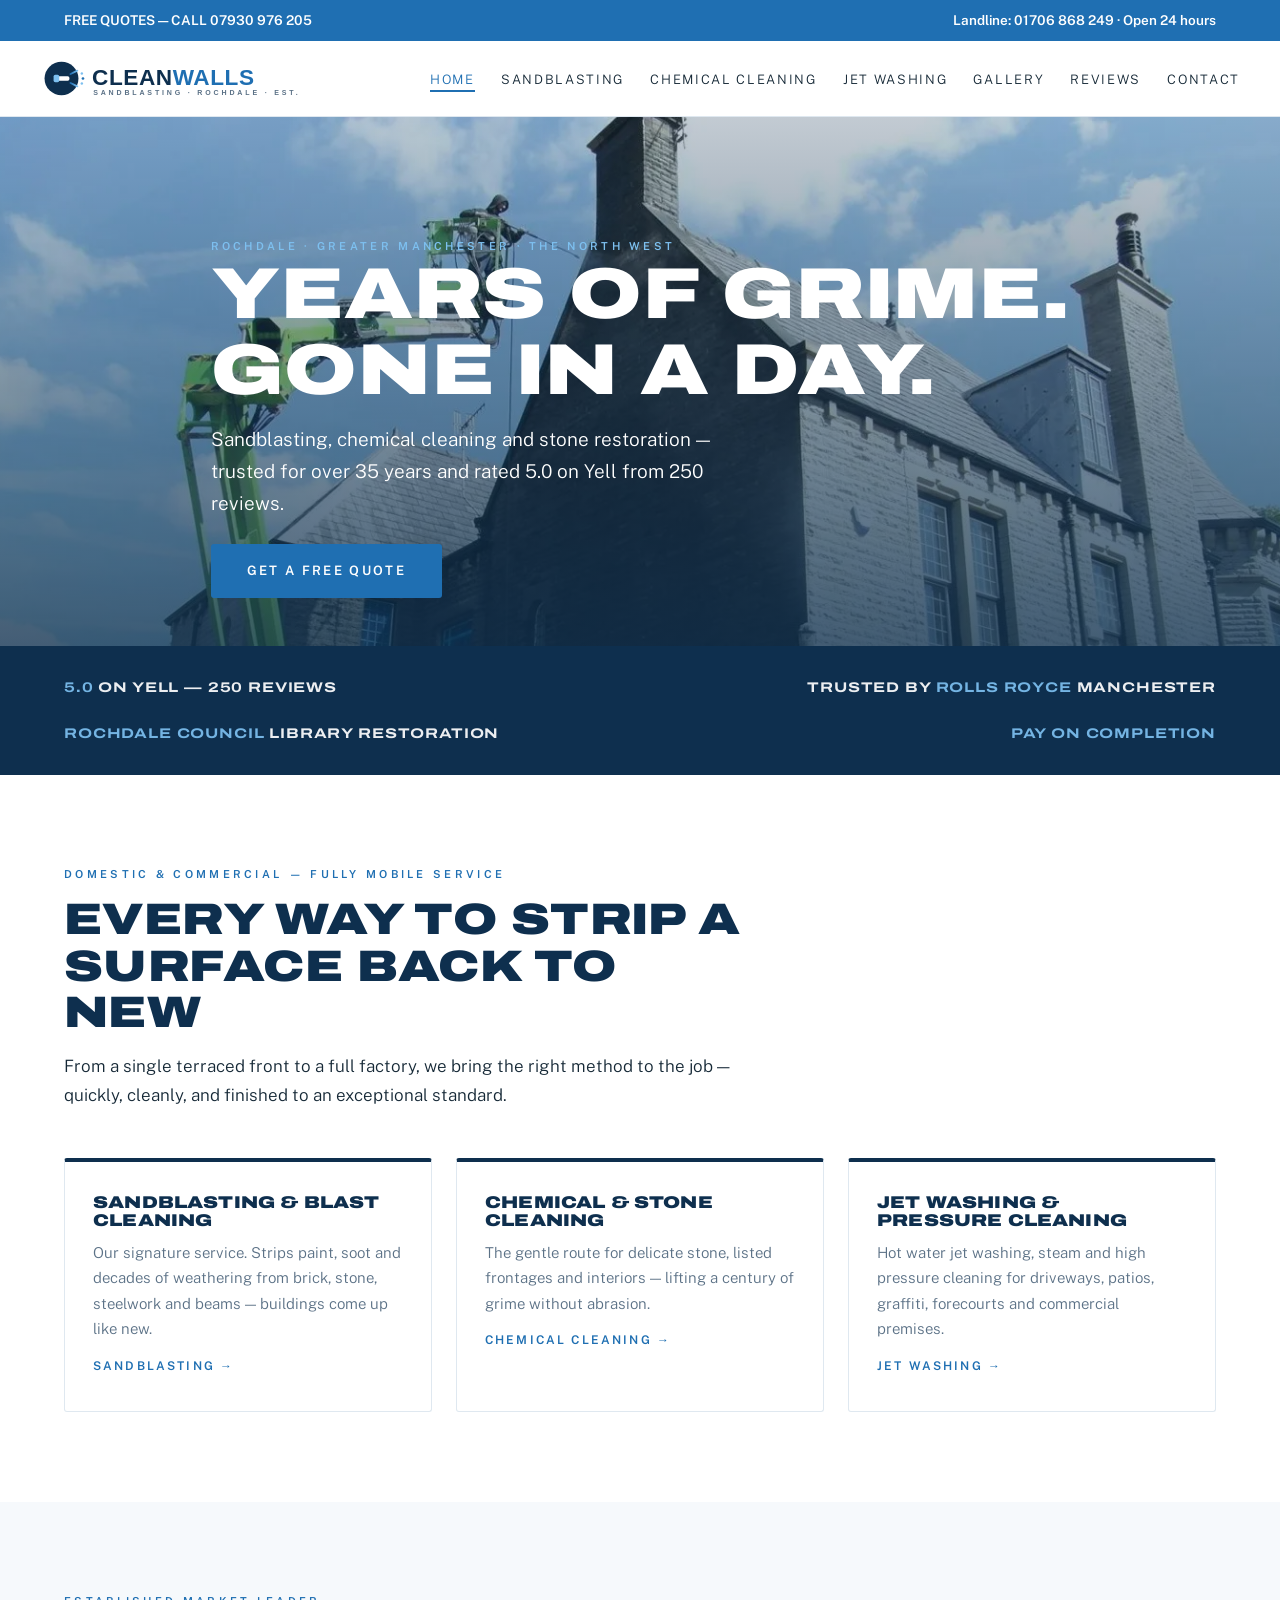
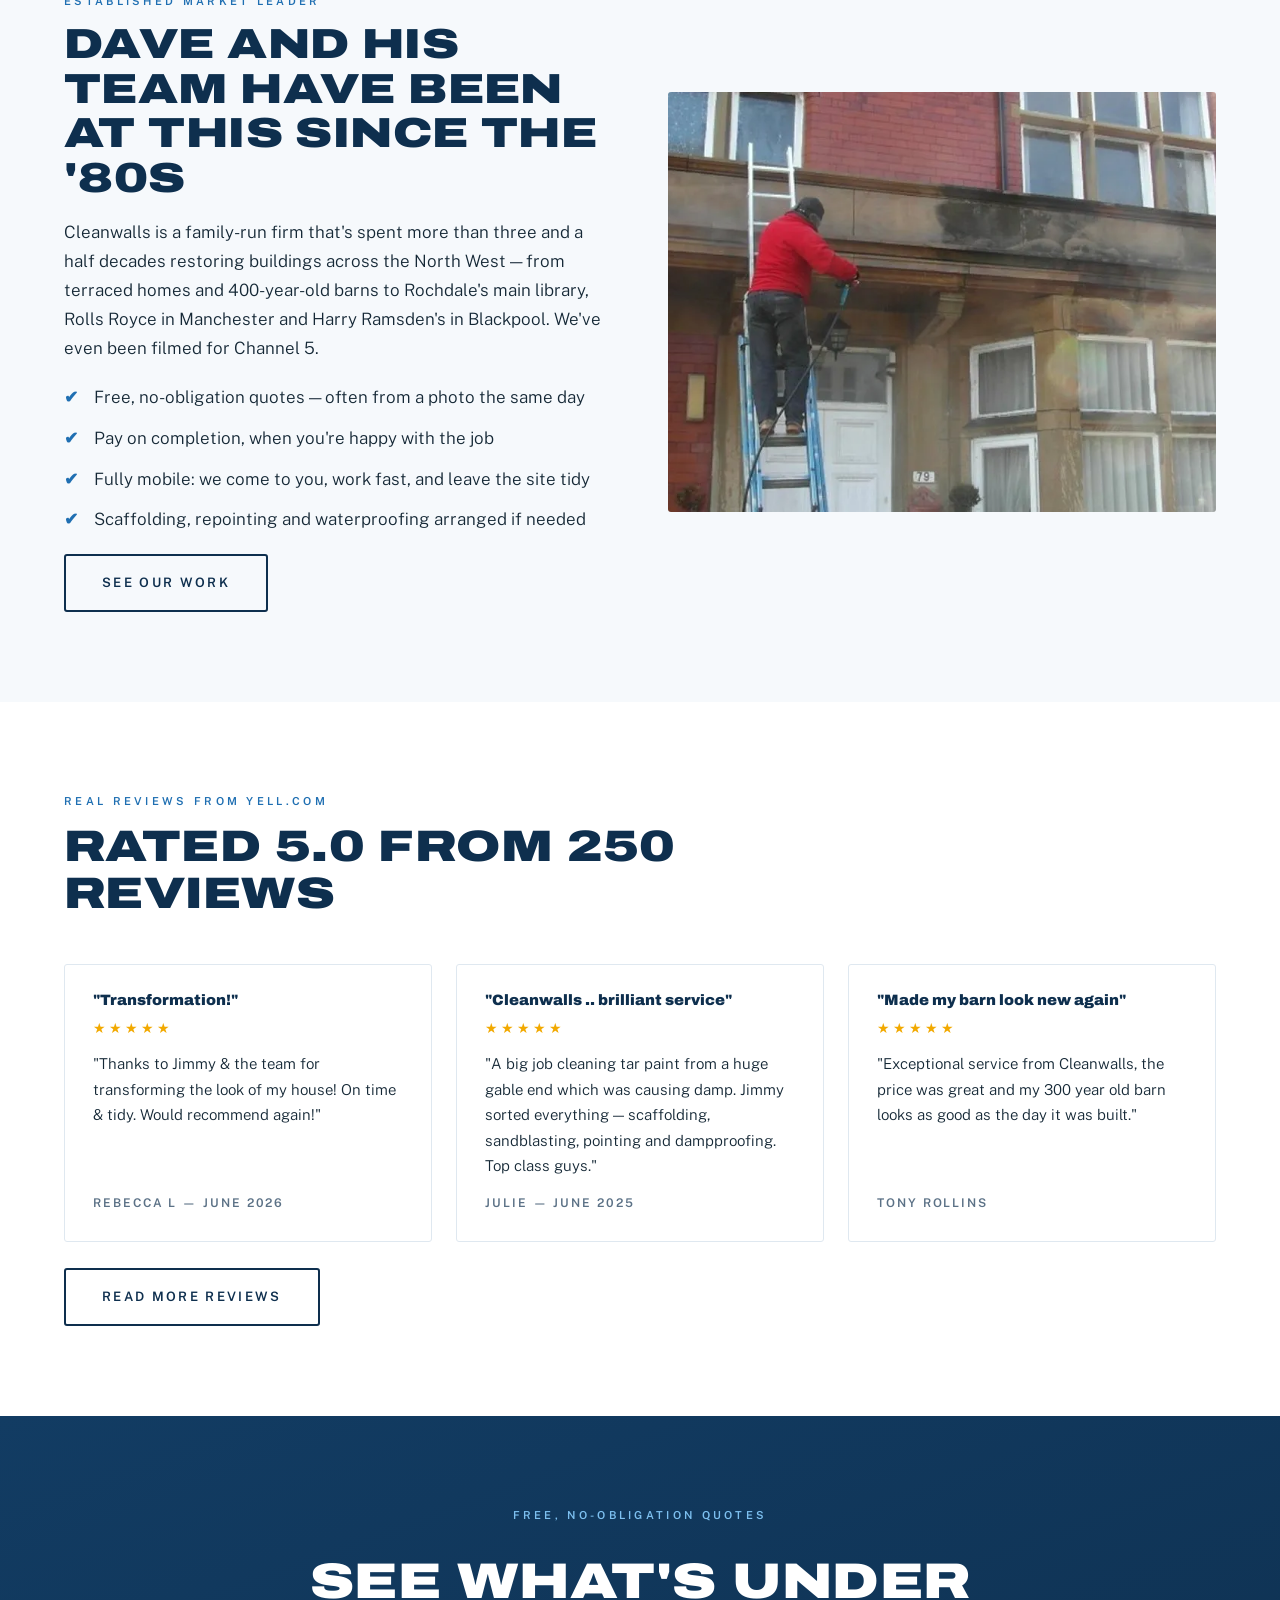
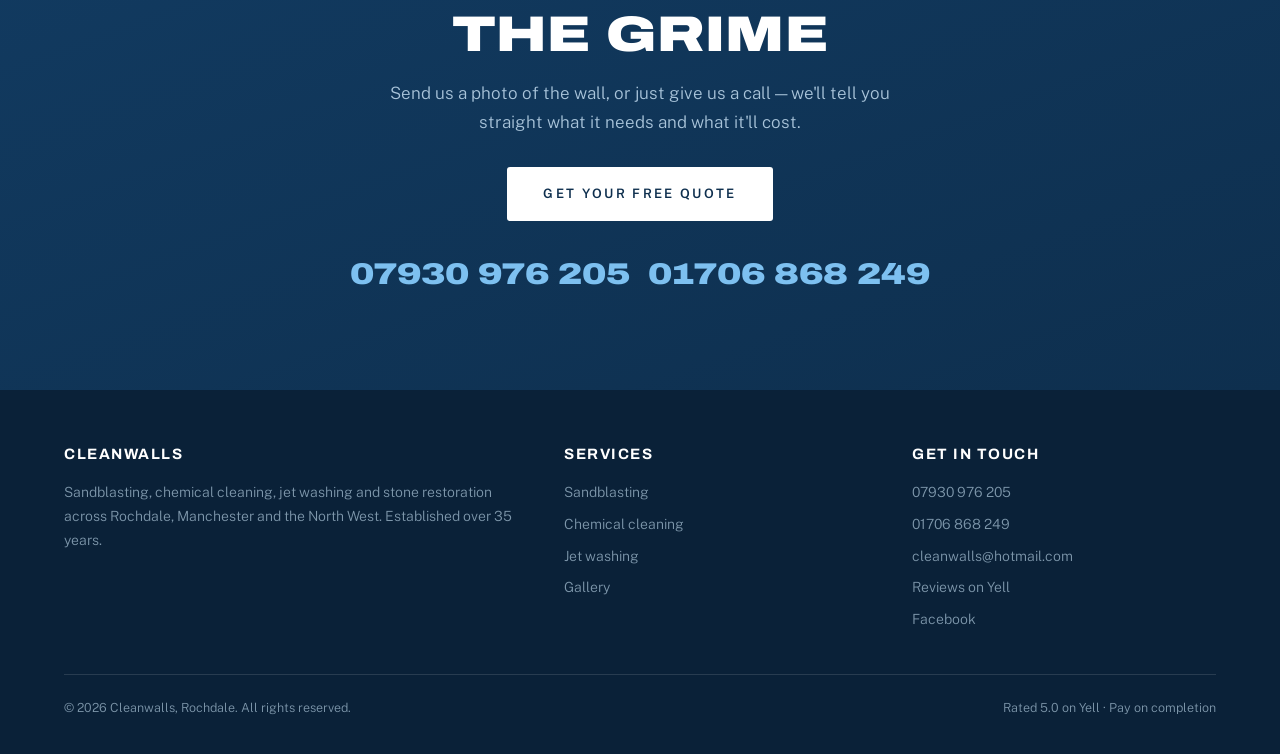
<file: index.html>
<!DOCTYPE html>
<html lang="en-GB">
<head>
<meta charset="UTF-8">
<meta name="viewport" content="width=device-width, initial-scale=1">
<title>Cleanwalls — Sandblasting & Chemical Cleaning in Rochdale | Rated 5.0 on Yell</title>
<meta name="description" content="Sandblasting, chemical cleaning, jet washing and stone restoration across Rochdale, Manchester and the North West for over 35 years. Rated 5.0 from 250 Yell reviews. Free quotes, pay on completion.">
<link rel="preconnect" href="https://fonts.googleapis.com">
<link rel="preconnect" href="https://fonts.gstatic.com" crossorigin>
<link href="https://fonts.googleapis.com/css2?family=Archivo:wdth,wght@125,700;125,900&family=Public+Sans:wght@300;400;500;600&display=swap" rel="stylesheet">
<link rel="stylesheet" href="style.css">
</head>
<body>

<div class="strip">
  <div class="wrap">
    <span>FREE QUOTES — CALL <a href="tel:07930976205">07930 976 205</a></span>
    <span>Landline: <a href="tel:01706868249">01706 868 249</a> · Open 24 hours</span>
  </div>
</div>

<header>
  <div class="wrap nav">
    <a class="logo" href="index.html"><img src="logo.svg" alt="Cleanwalls — Sandblasting, Rochdale"></a>
    <nav aria-label="Main">
      <ul>
        <li><a class="on" href="index.html">Home</a></li>
        <li><a href="sandblasting.html">Sandblasting</a></li>
        <li><a href="chemical-cleaning.html">Chemical Cleaning</a></li>
        <li><a href="jet-washing.html">Jet Washing</a></li>
        <li><a href="gallery.html">Gallery</a></li>
        <li><a href="reviews.html">Reviews</a></li>
        <li><a href="contact.html">Contact</a></li>
      </ul>
    </nav>
  </div>
</header>

<main>
  <div class="phero">
    <img class="bg" src="images/stone-hero.webp" alt="Cleanwalls operative jet washing soot from a large stone house from a cherry picker">
    <div class="wrap">
      <p class="label" style="color:#7dc0f0">Rochdale · Greater Manchester · The North West</p>
      <h1>Years of grime.<br>Gone in a day.</h1>
      <p class="sub">Sandblasting, chemical cleaning and stone restoration — trusted for over 35 years and rated 5.0 on Yell from 250 reviews.</p>
      <a class="btn btn-blue" href="contact.html">Get a free quote</a>
    </div>
  </div>

  <div class="trust">
    <div class="wrap">
      <span><b>5.0</b> on Yell — 250 reviews</span>
      <span>Trusted by <b>Rolls Royce</b> Manchester</span>
      <span><b>Rochdale Council</b> library restoration</span>
      <span><b>Pay on completion</b></span>
    </div>
  </div>

  <section>
    <div class="wrap">
      <div class="section-head">
        <p class="label">Domestic & commercial — fully mobile service</p>
        <h2>Every way to strip a surface back to new</h2>
        <p>From a single terraced front to a full factory, we bring the right method to the job — quickly, cleanly, and finished to an exceptional standard.</p>
      </div>
      <div class="grid3">
        <a class="card" href="sandblasting.html"><h3>Sandblasting & Blast Cleaning</h3><p>Our signature service. Strips paint, soot and decades of weathering from brick, stone, steelwork and beams — buildings come up like new.</p><span class="go">Sandblasting →</span></a>
        <a class="card" href="chemical-cleaning.html"><h3>Chemical & Stone Cleaning</h3><p>The gentle route for delicate stone, listed frontages and interiors — lifting a century of grime without abrasion.</p><span class="go">Chemical cleaning →</span></a>
        <a class="card" href="jet-washing.html"><h3>Jet Washing & Pressure Cleaning</h3><p>Hot water jet washing, steam and high pressure cleaning for driveways, patios, graffiti, forecourts and commercial premises.</p><span class="go">Jet washing →</span></a>
      </div>
    </div>
  </section>

  <section class="bg-off">
    <div class="wrap split">
      <div>
        <p class="label">Established market leader</p>
        <h2 style="font-size:clamp(26px,3.6vw,42px);margin:12px 0 18px">Dave and his team have been at this since the '80s</h2>
        <p>Cleanwalls is a family-run firm that's spent more than three and a half decades restoring buildings across the North West — from terraced homes and 400-year-old barns to Rochdale's main library, Rolls Royce in Manchester and Harry Ramsden's in Blackpool. We've even been filmed for Channel 5.</p>
        <ul class="checklist">
          <li>Free, no-obligation quotes — often from a photo the same day</li>
          <li>Pay on completion, when you're happy with the job</li>
          <li>Fully mobile: we come to you, work fast, and leave the site tidy</li>
          <li>Scaffolding, repointing and waterproofing arranged if needed</li>
        </ul>
        <a class="btn btn-outline" href="gallery.html">See our work</a>
      </div>
      <img src="images/pressure.webp" alt="Cleanwalls operative removing years of grime from a red brick and stone frontage">
    </div>
  </section>

  <section>
    <div class="wrap">
      <div class="section-head">
        <p class="label">Real reviews from Yell.com</p>
        <h2>Rated 5.0 from 250 reviews</h2>
      </div>
      <div class="grid3">
        <div class="rev"><h3>"Transformation!"</h3><div class="stars">★★★★★</div><p>"Thanks to Jimmy & the team for transforming the look of my house! On time & tidy. Would recommend again!"</p><cite>Rebecca L — June 2026</cite></div>
        <div class="rev"><h3>"Cleanwalls .. brilliant service"</h3><div class="stars">★★★★★</div><p>"A big job cleaning tar paint from a huge gable end which was causing damp. Jimmy sorted everything — scaffolding, sandblasting, pointing and dampproofing. Top class guys."</p><cite>Julie — June 2025</cite></div>
        <div class="rev"><h3>"Made my barn look new again"</h3><div class="stars">★★★★★</div><p>"Exceptional service from Cleanwalls, the price was great and my 300 year old barn looks as good as the day it was built."</p><cite>Tony Rollins</cite></div>
      </div>
      <p style="margin-top:26px"><a class="btn btn-outline" href="reviews.html">Read more reviews</a></p>
    </div>
  </section>

  <section class="cta">
    <div class="wrap">
      <p class="label" style="color:#7dc0f0">Free, no-obligation quotes</p>
      <h2>See what's under the grime</h2>
      <p>Send us a photo of the wall, or just give us a call — we'll tell you straight what it needs and what it'll cost.</p>
      <a class="btn btn-white" href="contact.html">Get your free quote</a>
      <div class="phones">
        <a href="tel:07930976205">07930 976 205</a>
        <a href="tel:01706868249">01706 868 249</a>
      </div>
    </div>
  </section>
</main>

<footer>
  <div class="wrap">
    <div class="foot-grid">
      <div><h4>Cleanwalls</h4><p>Sandblasting, chemical cleaning, jet washing and stone restoration across Rochdale, Manchester and the North West. Established over 35 years.</p></div>
      <div><h4>Services</h4><ul>
        <li><a href="sandblasting.html">Sandblasting</a></li>
        <li><a href="chemical-cleaning.html">Chemical cleaning</a></li>
        <li><a href="jet-washing.html">Jet washing</a></li>
        <li><a href="gallery.html">Gallery</a></li>
      </ul></div>
      <div><h4>Get in touch</h4><ul>
        <li><a href="tel:07930976205">07930 976 205</a></li>
        <li><a href="tel:01706868249">01706 868 249</a></li>
        <li><a href="mailto:cleanwalls@hotmail.com">cleanwalls@hotmail.com</a></li>
        <li><a href="https://www.yell.com/biz/cleanwalls-rochdale-3277706/" target="_blank" rel="noopener">Reviews on Yell</a></li>
        <li><a href="https://www.facebook.com/cleanwallsuk/" target="_blank" rel="noopener">Facebook</a></li>
      </ul></div>
    </div>
    <div class="foot-bottom">
      <span>© 2026 Cleanwalls, Rochdale. All rights reserved.</span>
      <span>Rated 5.0 on Yell · Pay on completion</span>
    </div>
  </div>
</footer>
</body>
</html>
</file>
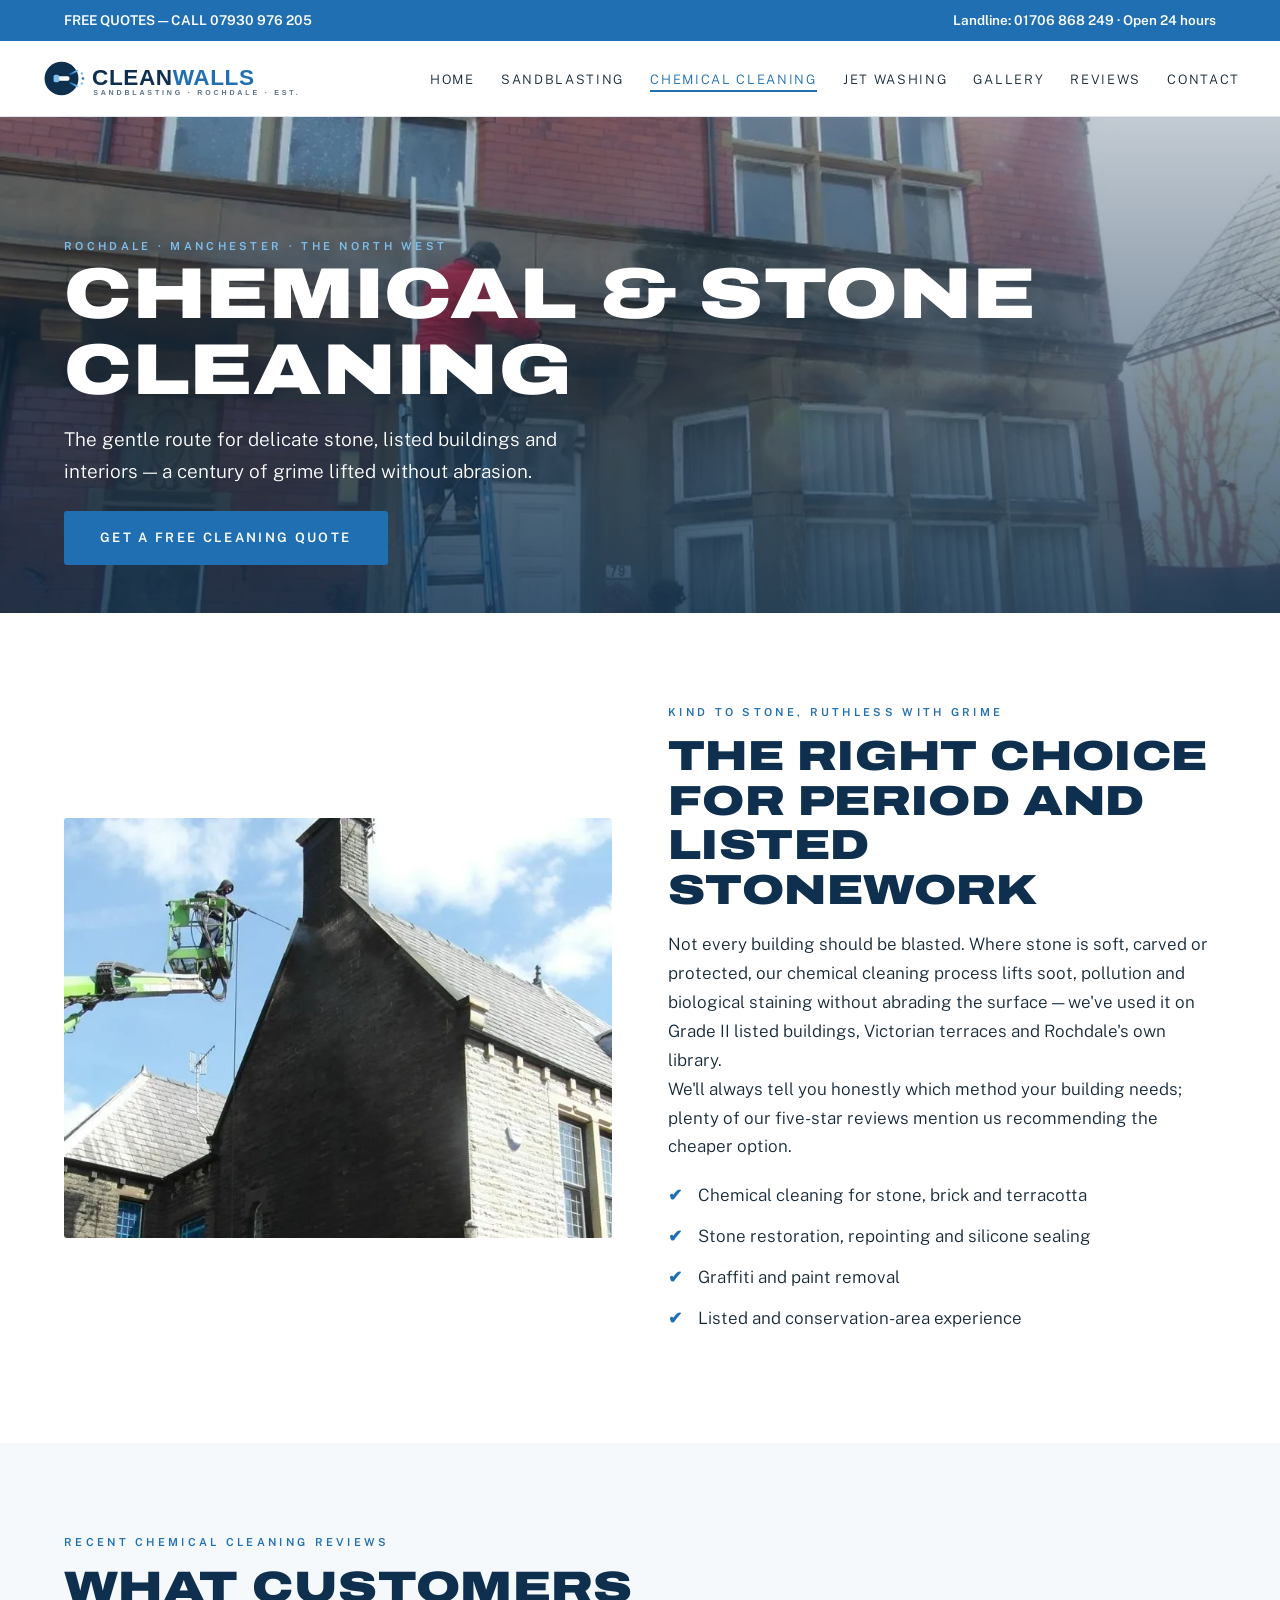
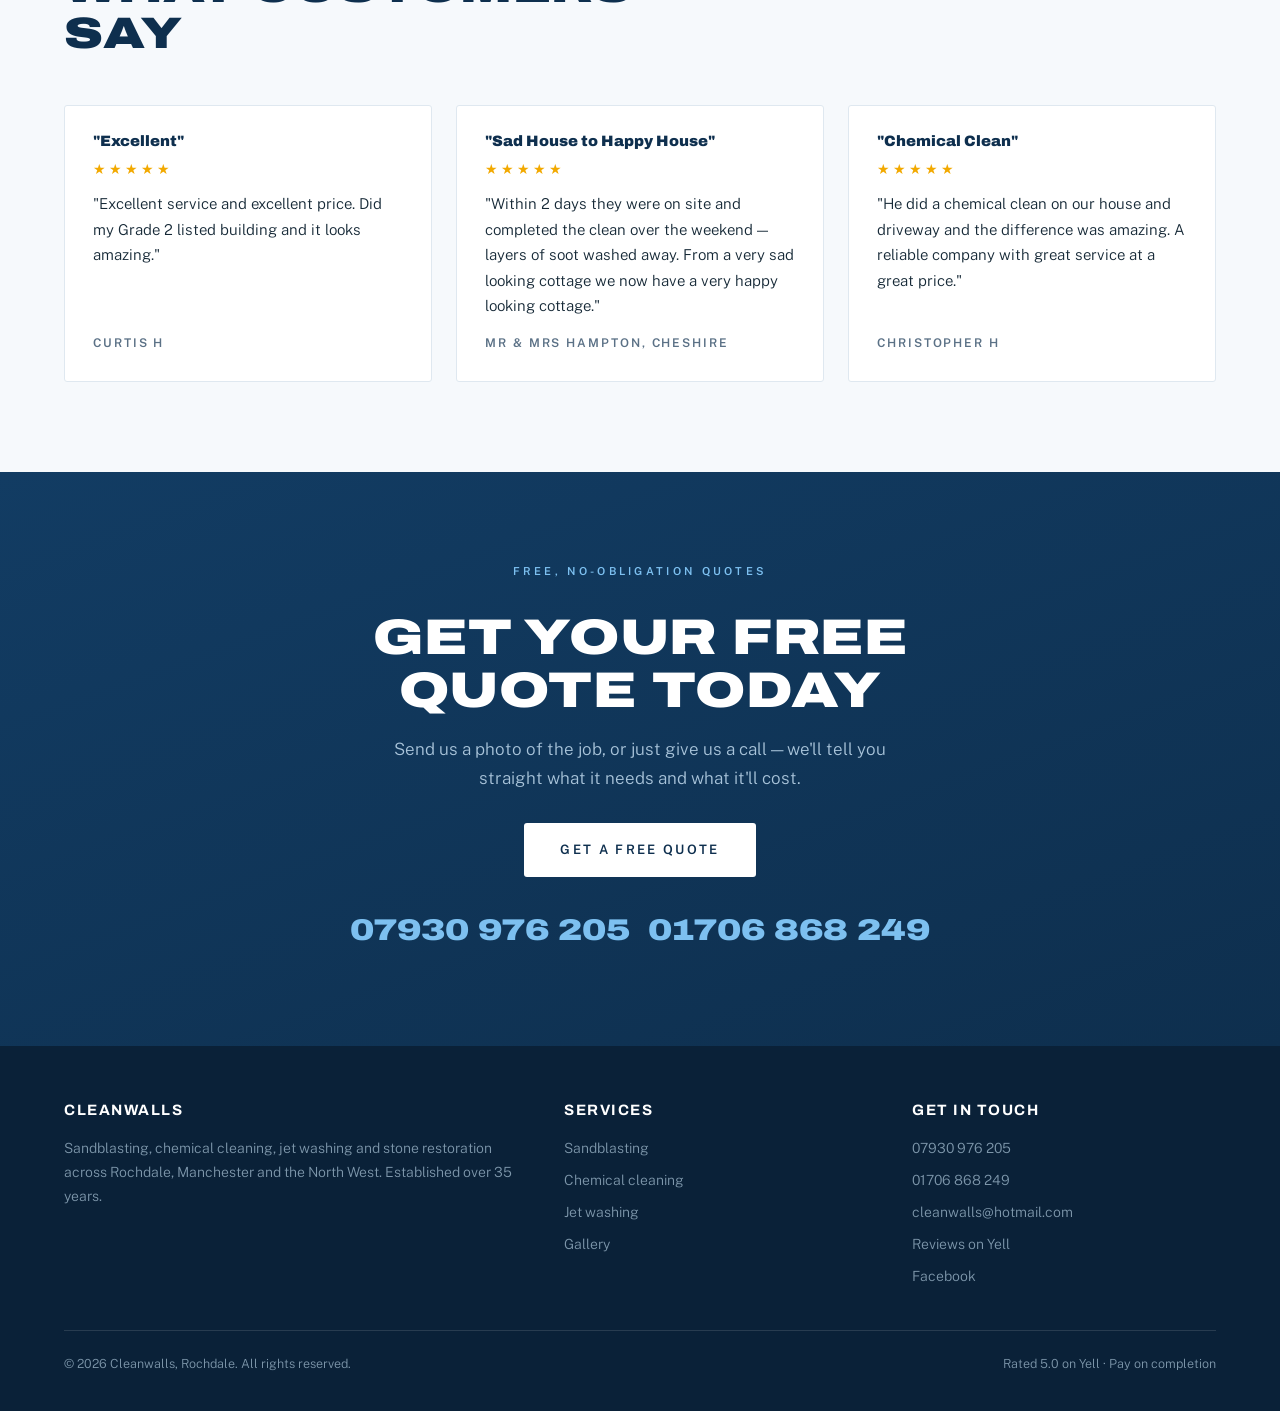
<file: chemical-cleaning (2).html>
<!DOCTYPE html>
<html lang="en-GB">
<head>
<meta charset="UTF-8">
<meta name="viewport" content="width=device-width, initial-scale=1">
<title>Chemical & Stone Cleaning Rochdale | Cleanwalls — Rated 5.0</title>
<meta name="description" content="Chemical cleaning and stone restoration for period, listed and delicate buildings across Rochdale, Manchester and the North West. Free quotes.">
<link rel="preconnect" href="https://fonts.googleapis.com">
<link rel="preconnect" href="https://fonts.gstatic.com" crossorigin>
<link href="https://fonts.googleapis.com/css2?family=Archivo:wdth,wght@125,700;125,900&family=Public+Sans:wght@300;400;500;600&display=swap" rel="stylesheet">
<link rel="stylesheet" href="style.css">
</head>
<body>
<div class="strip">
  <div class="wrap">
    <span>FREE QUOTES — CALL <a href="tel:07930976205">07930 976 205</a></span>
    <span>Landline: <a href="tel:01706868249">01706 868 249</a> · Open 24 hours</span>
  </div>
</div>

<header>
  <div class="wrap nav">
    <a class="logo" href="index.html"><img src="images/logo.svg" alt="Cleanwalls — Sandblasting, Rochdale"></a>
    <nav aria-label="Main">
      <ul>
        <li><a href="index.html">Home</a></li>
        <li><a href="sandblasting.html">Sandblasting</a></li>
        <li><a class="on" href="chemical-cleaning.html">Chemical Cleaning</a></li>
        <li><a href="jet-washing.html">Jet Washing</a></li>
        <li><a href="gallery.html">Gallery</a></li>
        <li><a href="reviews.html">Reviews</a></li>
        <li><a href="contact.html">Contact</a></li>
      </ul>
    </nav>
  </div>
</header>
<main>
<div class="phero">
    <img class="bg" src="images/pressure.webp" alt="Chemical cleaning a stone and brick frontage in the North West">
    <div class="wrap">
      <p class="label" style="color:#7dc0f0">Rochdale · Manchester · The North West</p>
      <h1>Chemical &amp; Stone Cleaning</h1>
      <p class="sub">The gentle route for delicate stone, listed buildings and interiors — a century of grime lifted without abrasion.</p>
      <a class="btn btn-blue" href="contact.html">Get a free cleaning quote</a>
    </div>
  </div>

  <section>
    <div class="wrap split">
      <img src="images/stone-hero.webp" alt="Cleaning soot-blackened stone on a large period property">
      <div>
        <p class="label">Kind to stone, ruthless with grime</p>
        <h2 style="font-size:clamp(26px,3.6vw,42px);margin:12px 0 18px">The right choice for period and listed stonework</h2>
        <p>Not every building should be blasted. Where stone is soft, carved or protected, our chemical cleaning process lifts soot, pollution and biological staining without abrading the surface — we've used it on Grade II listed buildings, Victorian terraces and Rochdale's own library.</p>
        <p>We'll always tell you honestly which method your building needs; plenty of our five-star reviews mention us recommending the cheaper option.</p>
        <ul class="checklist">
          <li>Chemical cleaning for stone, brick and terracotta</li>
          <li>Stone restoration, repointing and silicone sealing</li>
          <li>Graffiti and paint removal</li>
          <li>Listed and conservation-area experience</li>
        </ul>
      </div>
    </div>
  </section>

  <section class="bg-off">
    <div class="wrap">
      <div class="section-head"><p class="label">Recent chemical cleaning reviews</p><h2>What customers say</h2></div>
      <div class="grid3">
        <div class="rev"><h3>"Excellent"</h3><div class="stars">★★★★★</div><p>"Excellent service and excellent price. Did my Grade 2 listed building and it looks amazing."</p><cite>Curtis H</cite></div>
        <div class="rev"><h3>"Sad House to Happy House"</h3><div class="stars">★★★★★</div><p>"Within 2 days they were on site and completed the clean over the weekend — layers of soot washed away. From a very sad looking cottage we now have a very happy looking cottage."</p><cite>Mr &amp; Mrs Hampton, Cheshire</cite></div>
        <div class="rev"><h3>"Chemical Clean"</h3><div class="stars">★★★★★</div><p>"He did a chemical clean on our house and driveway and the difference was amazing. A reliable company with great service at a great price."</p><cite>Christopher H</cite></div>
      </div>
    </div>
  </section>

  <section class="cta">
    <div class="wrap">
      <p class="label" style="color:#7dc0f0">Free, no-obligation quotes</p>
      <h2>Get your free quote today</h2>
      <p>Send us a photo of the job, or just give us a call — we'll tell you straight what it needs and what it'll cost.</p>
      <a class="btn btn-white" href="contact.html">Get a free quote</a>
      <div class="phones">
        <a href="tel:07930976205">07930 976 205</a>
        <a href="tel:01706868249">01706 868 249</a>
      </div>
    </div>
  </section>
</main>
<footer>
  <div class="wrap">
    <div class="foot-grid">
      <div><h4>Cleanwalls</h4><p>Sandblasting, chemical cleaning, jet washing and stone restoration across Rochdale, Manchester and the North West. Established over 35 years.</p></div>
      <div><h4>Services</h4><ul>
        <li><a href="sandblasting.html">Sandblasting</a></li>
        <li><a href="chemical-cleaning.html">Chemical cleaning</a></li>
        <li><a href="jet-washing.html">Jet washing</a></li>
        <li><a href="gallery.html">Gallery</a></li>
      </ul></div>
      <div><h4>Get in touch</h4><ul>
        <li><a href="tel:07930976205">07930 976 205</a></li>
        <li><a href="tel:01706868249">01706 868 249</a></li>
        <li><a href="mailto:cleanwalls@hotmail.com">cleanwalls@hotmail.com</a></li>
        <li><a href="https://www.yell.com/biz/cleanwalls-rochdale-3277706/" target="_blank" rel="noopener">Reviews on Yell</a></li>
        <li><a href="https://www.facebook.com/cleanwallsuk/" target="_blank" rel="noopener">Facebook</a></li>
      </ul></div>
    </div>
    <div class="foot-bottom">
      <span>© 2026 Cleanwalls, Rochdale. All rights reserved.</span>
      <span>Rated 5.0 on Yell · Pay on completion</span>
    </div>
  </div>
</footer>
</body>
</html>
</file>
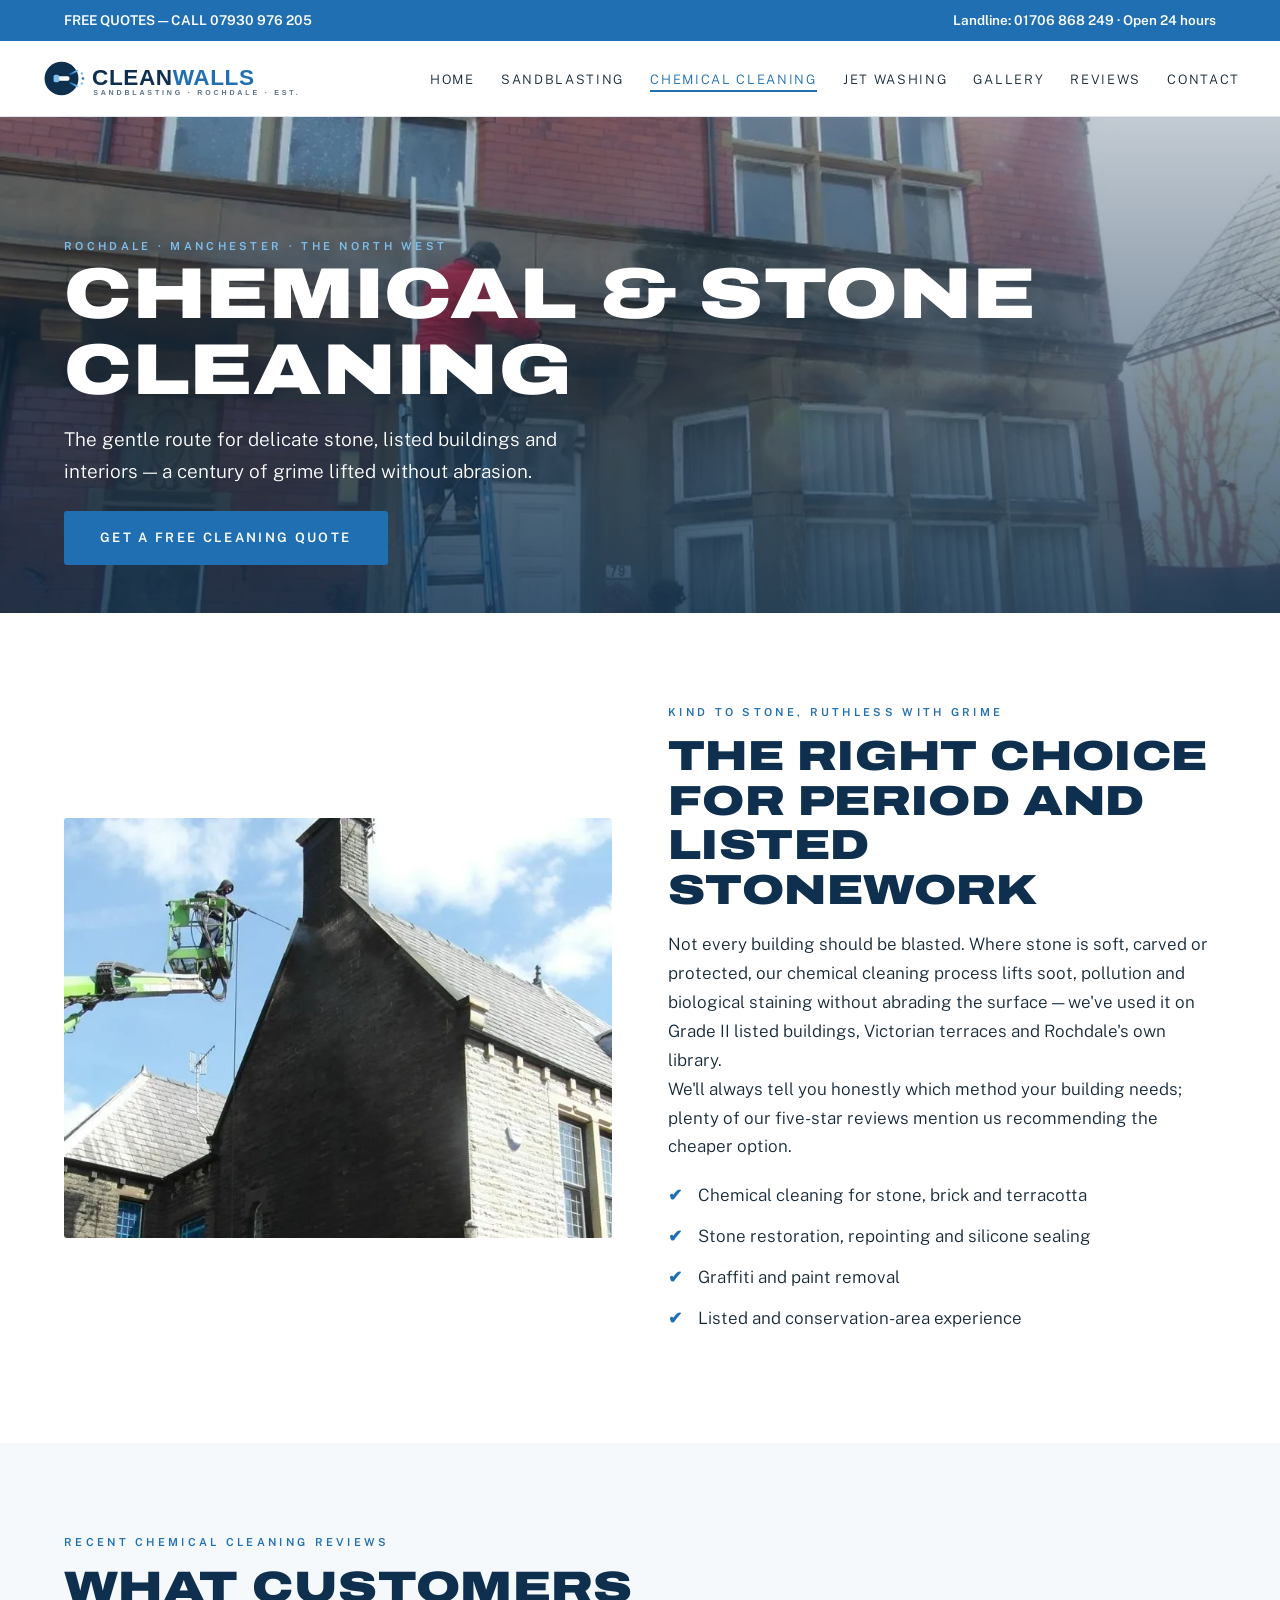
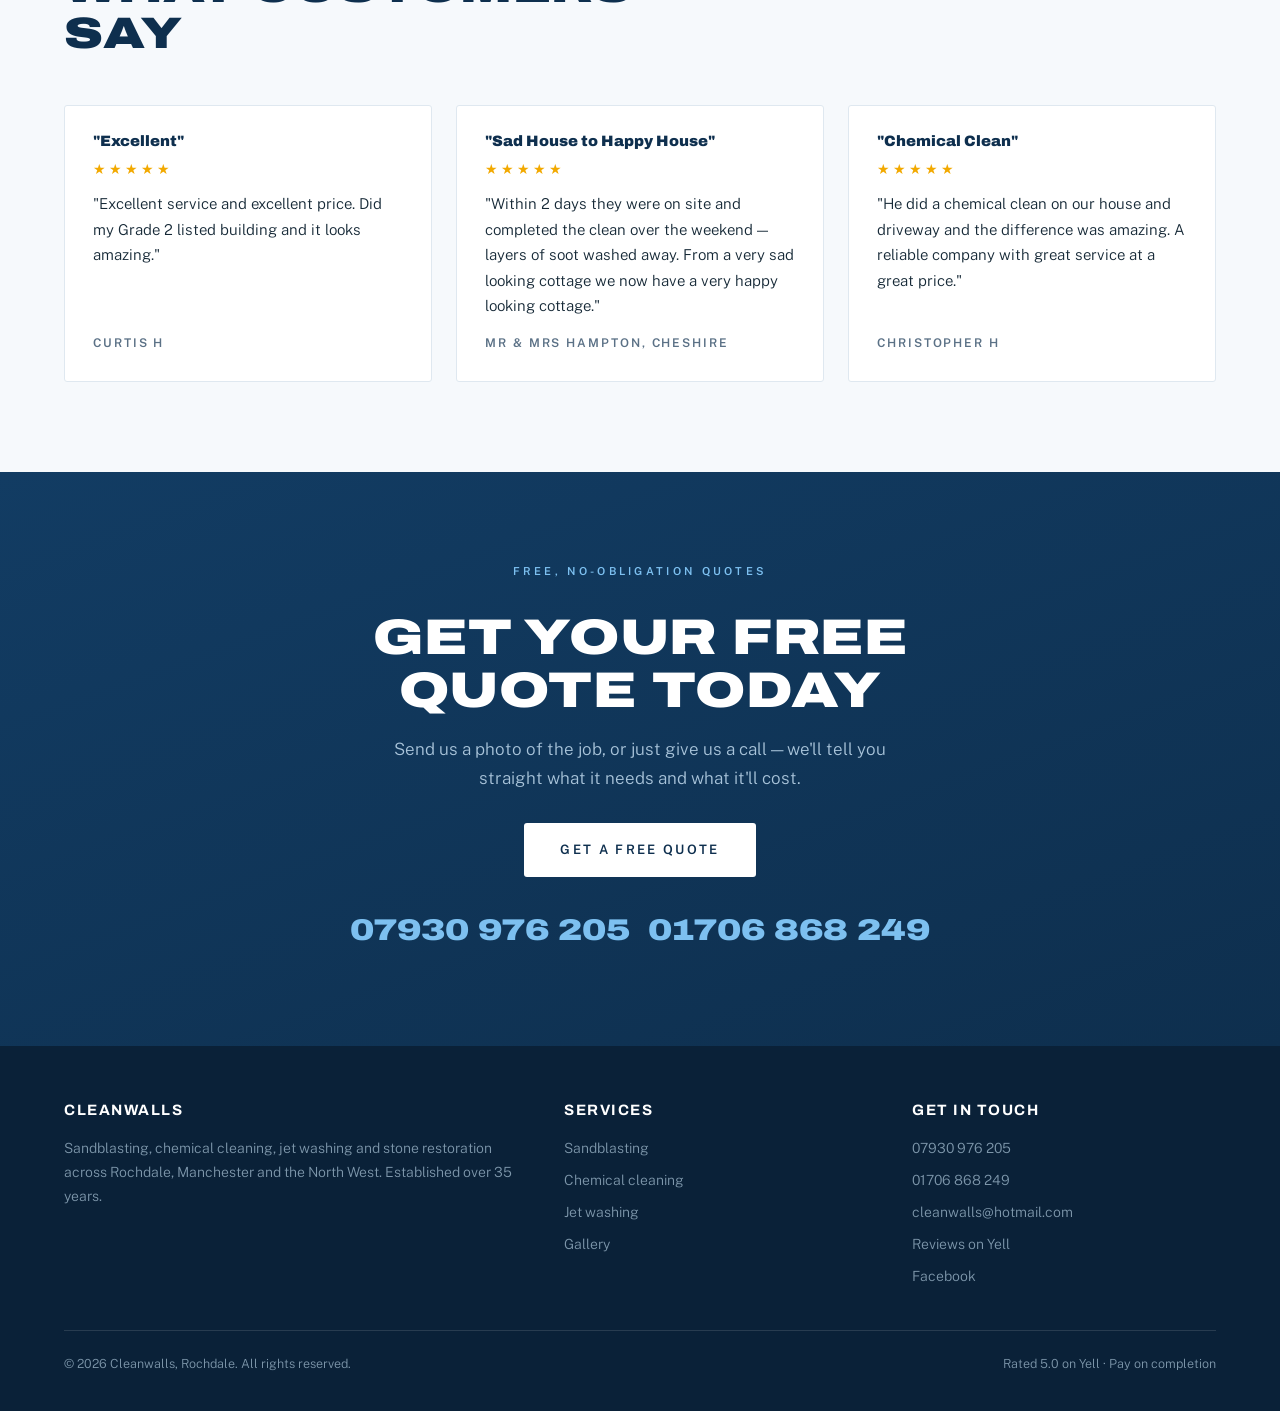
<file: chemical-cleaning.html>
<!DOCTYPE html>
<html lang="en-GB">
<head>
<meta charset="UTF-8">
<meta name="viewport" content="width=device-width, initial-scale=1">
<title>Chemical & Stone Cleaning Rochdale | Cleanwalls — Rated 5.0</title>
<meta name="description" content="Chemical cleaning and stone restoration for period, listed and delicate buildings across Rochdale, Manchester and the North West. Free quotes.">
<link rel="preconnect" href="https://fonts.googleapis.com">
<link rel="preconnect" href="https://fonts.gstatic.com" crossorigin>
<link href="https://fonts.googleapis.com/css2?family=Archivo:wdth,wght@125,700;125,900&family=Public+Sans:wght@300;400;500;600&display=swap" rel="stylesheet">
<link rel="stylesheet" href="style.css">
</head>
<body>
<div class="strip">
  <div class="wrap">
    <span>FREE QUOTES — CALL <a href="tel:07930976205">07930 976 205</a></span>
    <span>Landline: <a href="tel:01706868249">01706 868 249</a> · Open 24 hours</span>
  </div>
</div>

<header>
  <div class="wrap nav">
    <a class="logo" href="index.html"><img src="logo.svg" alt="Cleanwalls — Sandblasting, Rochdale"></a>
    <nav aria-label="Main">
      <ul>
        <li><a href="index.html">Home</a></li>
        <li><a href="sandblasting.html">Sandblasting</a></li>
        <li><a class="on" href="chemical-cleaning.html">Chemical Cleaning</a></li>
        <li><a href="jet-washing.html">Jet Washing</a></li>
        <li><a href="gallery.html">Gallery</a></li>
        <li><a href="reviews.html">Reviews</a></li>
        <li><a href="contact.html">Contact</a></li>
      </ul>
    </nav>
  </div>
</header>
<main>
<div class="phero">
    <img class="bg" src="images/pressure.webp" alt="Chemical cleaning a stone and brick frontage in the North West">
    <div class="wrap">
      <p class="label" style="color:#7dc0f0">Rochdale · Manchester · The North West</p>
      <h1>Chemical &amp; Stone Cleaning</h1>
      <p class="sub">The gentle route for delicate stone, listed buildings and interiors — a century of grime lifted without abrasion.</p>
      <a class="btn btn-blue" href="contact.html">Get a free cleaning quote</a>
    </div>
  </div>

  <section>
    <div class="wrap split">
      <img src="images/stone-hero.webp" alt="Cleaning soot-blackened stone on a large period property">
      <div>
        <p class="label">Kind to stone, ruthless with grime</p>
        <h2 style="font-size:clamp(26px,3.6vw,42px);margin:12px 0 18px">The right choice for period and listed stonework</h2>
        <p>Not every building should be blasted. Where stone is soft, carved or protected, our chemical cleaning process lifts soot, pollution and biological staining without abrading the surface — we've used it on Grade II listed buildings, Victorian terraces and Rochdale's own library.</p>
        <p>We'll always tell you honestly which method your building needs; plenty of our five-star reviews mention us recommending the cheaper option.</p>
        <ul class="checklist">
          <li>Chemical cleaning for stone, brick and terracotta</li>
          <li>Stone restoration, repointing and silicone sealing</li>
          <li>Graffiti and paint removal</li>
          <li>Listed and conservation-area experience</li>
        </ul>
      </div>
    </div>
  </section>

  <section class="bg-off">
    <div class="wrap">
      <div class="section-head"><p class="label">Recent chemical cleaning reviews</p><h2>What customers say</h2></div>
      <div class="grid3">
        <div class="rev"><h3>"Excellent"</h3><div class="stars">★★★★★</div><p>"Excellent service and excellent price. Did my Grade 2 listed building and it looks amazing."</p><cite>Curtis H</cite></div>
        <div class="rev"><h3>"Sad House to Happy House"</h3><div class="stars">★★★★★</div><p>"Within 2 days they were on site and completed the clean over the weekend — layers of soot washed away. From a very sad looking cottage we now have a very happy looking cottage."</p><cite>Mr &amp; Mrs Hampton, Cheshire</cite></div>
        <div class="rev"><h3>"Chemical Clean"</h3><div class="stars">★★★★★</div><p>"He did a chemical clean on our house and driveway and the difference was amazing. A reliable company with great service at a great price."</p><cite>Christopher H</cite></div>
      </div>
    </div>
  </section>

  <section class="cta">
    <div class="wrap">
      <p class="label" style="color:#7dc0f0">Free, no-obligation quotes</p>
      <h2>Get your free quote today</h2>
      <p>Send us a photo of the job, or just give us a call — we'll tell you straight what it needs and what it'll cost.</p>
      <a class="btn btn-white" href="contact.html">Get a free quote</a>
      <div class="phones">
        <a href="tel:07930976205">07930 976 205</a>
        <a href="tel:01706868249">01706 868 249</a>
      </div>
    </div>
  </section>
</main>
<footer>
  <div class="wrap">
    <div class="foot-grid">
      <div><h4>Cleanwalls</h4><p>Sandblasting, chemical cleaning, jet washing and stone restoration across Rochdale, Manchester and the North West. Established over 35 years.</p></div>
      <div><h4>Services</h4><ul>
        <li><a href="sandblasting.html">Sandblasting</a></li>
        <li><a href="chemical-cleaning.html">Chemical cleaning</a></li>
        <li><a href="jet-washing.html">Jet washing</a></li>
        <li><a href="gallery.html">Gallery</a></li>
      </ul></div>
      <div><h4>Get in touch</h4><ul>
        <li><a href="tel:07930976205">07930 976 205</a></li>
        <li><a href="tel:01706868249">01706 868 249</a></li>
        <li><a href="mailto:cleanwalls@hotmail.com">cleanwalls@hotmail.com</a></li>
        <li><a href="https://www.yell.com/biz/cleanwalls-rochdale-3277706/" target="_blank" rel="noopener">Reviews on Yell</a></li>
        <li><a href="https://www.facebook.com/cleanwallsuk/" target="_blank" rel="noopener">Facebook</a></li>
      </ul></div>
    </div>
    <div class="foot-bottom">
      <span>© 2026 Cleanwalls, Rochdale. All rights reserved.</span>
      <span>Rated 5.0 on Yell · Pay on completion</span>
    </div>
  </div>
</footer>
</body>
</html>
</file>
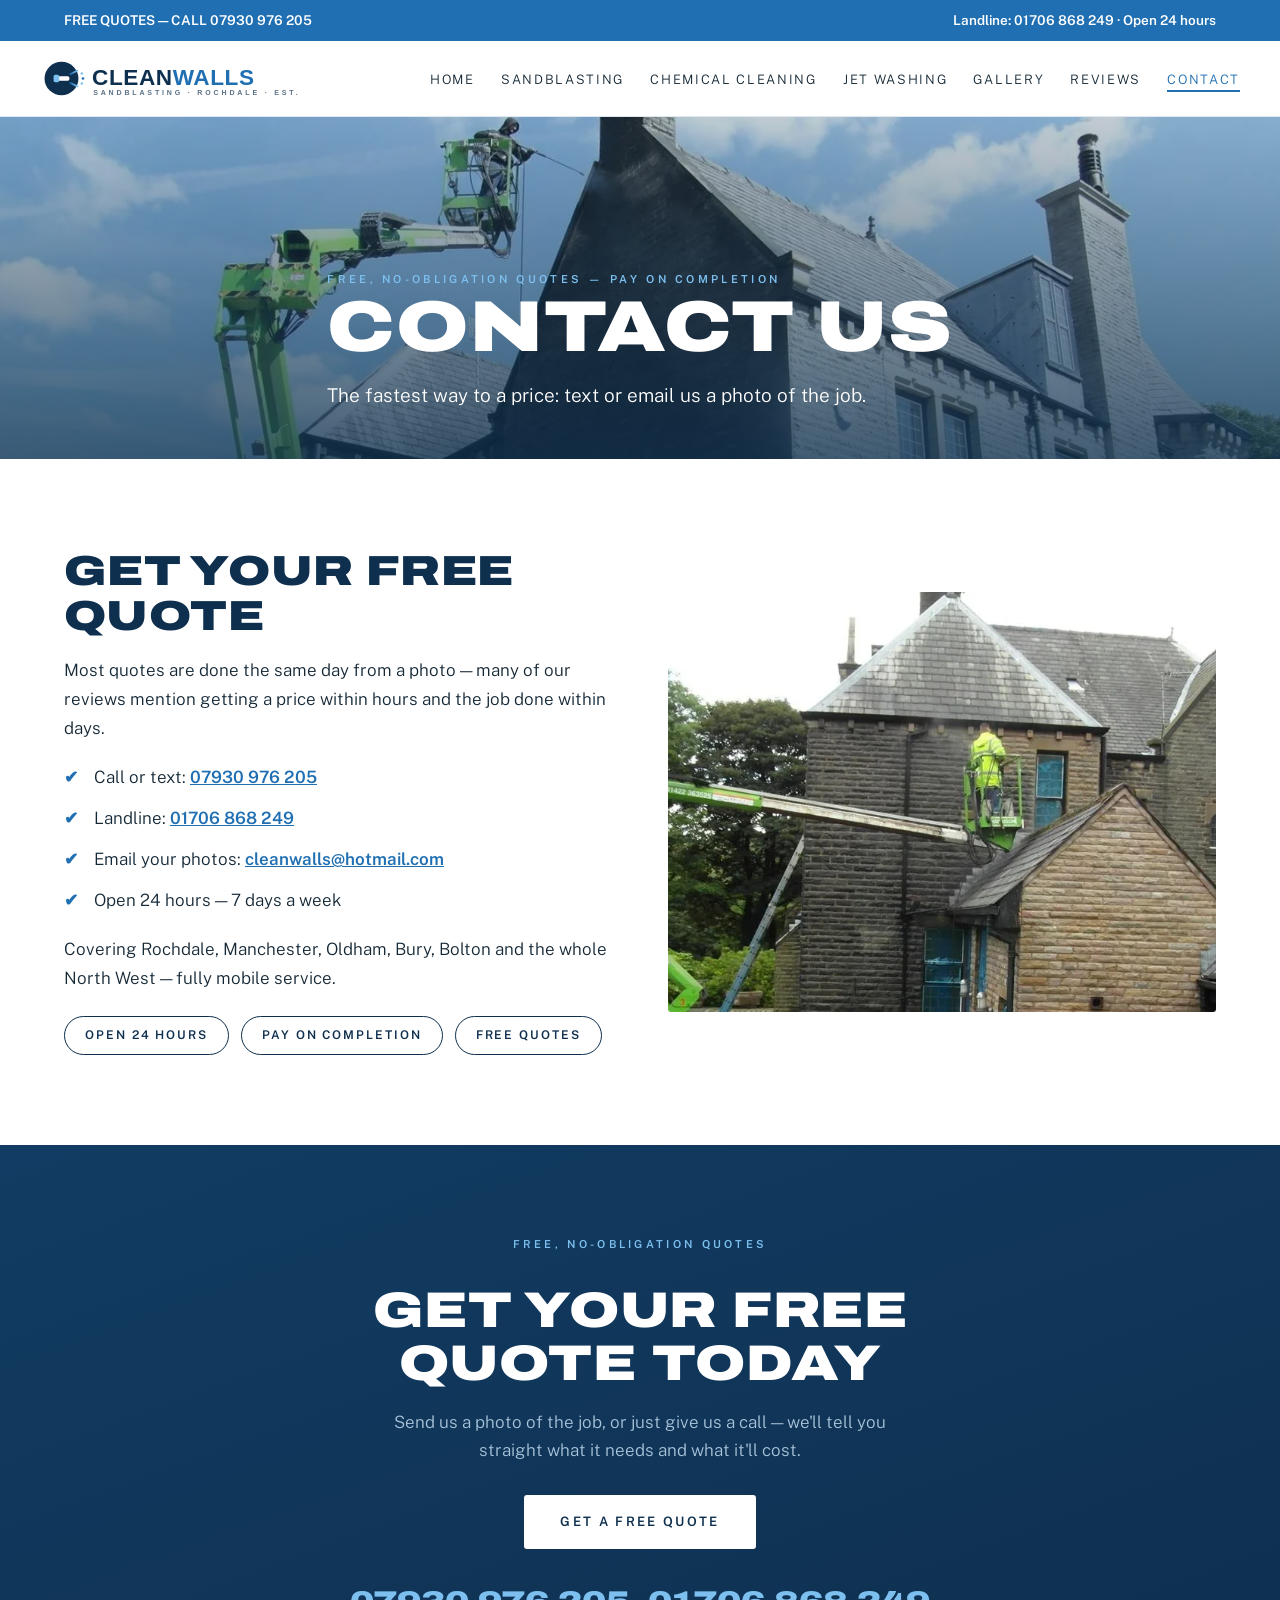
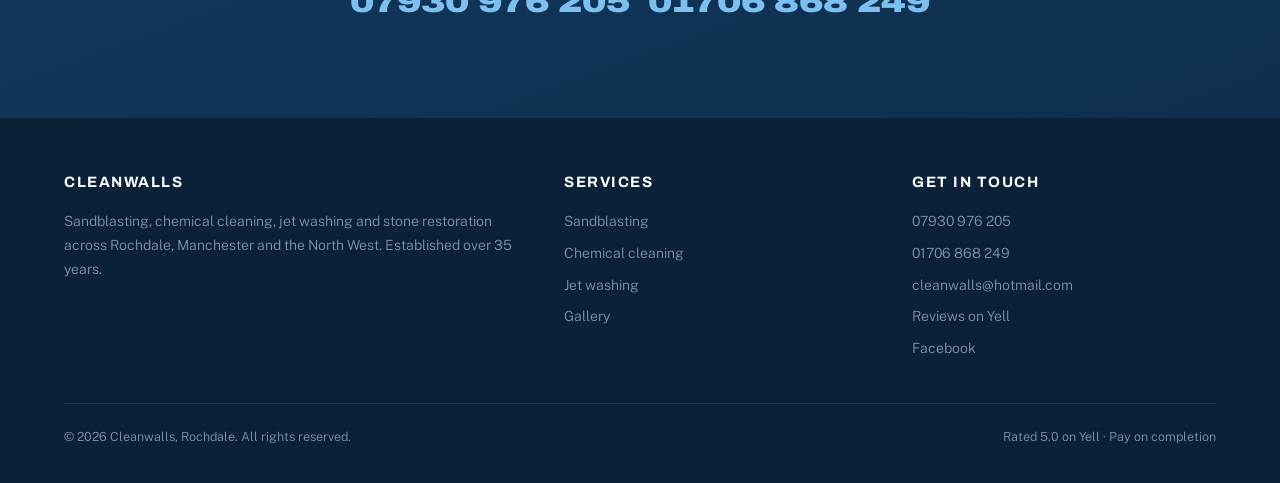
<file: contact (2).html>
<!DOCTYPE html>
<html lang="en-GB">
<head>
<meta charset="UTF-8">
<meta name="viewport" content="width=device-width, initial-scale=1">
<title>Contact Cleanwalls — Free Quotes | Sandblasting Rochdale</title>
<meta name="description" content="Get a free, no-obligation quote from Cleanwalls. Call 07930 976 205 or email a photo of the job. Open 24 hours, pay on completion.">
<link rel="preconnect" href="https://fonts.googleapis.com">
<link rel="preconnect" href="https://fonts.gstatic.com" crossorigin>
<link href="https://fonts.googleapis.com/css2?family=Archivo:wdth,wght@125,700;125,900&family=Public+Sans:wght@300;400;500;600&display=swap" rel="stylesheet">
<link rel="stylesheet" href="style.css">
</head>
<body>
<div class="strip">
  <div class="wrap">
    <span>FREE QUOTES — CALL <a href="tel:07930976205">07930 976 205</a></span>
    <span>Landline: <a href="tel:01706868249">01706 868 249</a> · Open 24 hours</span>
  </div>
</div>

<header>
  <div class="wrap nav">
    <a class="logo" href="index.html"><img src="images/logo.svg" alt="Cleanwalls — Sandblasting, Rochdale"></a>
    <nav aria-label="Main">
      <ul>
        <li><a href="index.html">Home</a></li>
        <li><a href="sandblasting.html">Sandblasting</a></li>
        <li><a href="chemical-cleaning.html">Chemical Cleaning</a></li>
        <li><a href="jet-washing.html">Jet Washing</a></li>
        <li><a href="gallery.html">Gallery</a></li>
        <li><a href="reviews.html">Reviews</a></li>
        <li><a class="on" href="contact.html">Contact</a></li>
      </ul>
    </nav>
  </div>
</header>
<main>
<div class="phero" style="min-height:38vh">
    <img class="bg" src="images/stone-hero.webp" alt="Cleanwalls at work on a stone property">
    <div class="wrap">
      <p class="label" style="color:#7dc0f0">Free, no-obligation quotes — pay on completion</p>
      <h1>Contact Us</h1>
      <p class="sub">The fastest way to a price: text or email us a photo of the job.</p>
    </div>
  </div>

  <section>
    <div class="wrap split">
      <div>
        <h2 style="font-size:clamp(26px,3.6vw,42px);margin-bottom:18px">Get your free quote</h2>
        <p>Most quotes are done the same day from a photo — many of our reviews mention getting a price within hours and the job done within days.</p>
        <ul class="checklist">
          <li>Call or text: <a href="tel:07930976205" style="color:var(--blue);font-weight:600">07930 976 205</a></li>
          <li>Landline: <a href="tel:01706868249" style="color:var(--blue);font-weight:600">01706 868 249</a></li>
          <li>Email your photos: <a href="mailto:cleanwalls@hotmail.com" style="color:var(--blue);font-weight:600">cleanwalls@hotmail.com</a></li>
          <li>Open 24 hours — 7 days a week</li>
        </ul>
        <p>Covering Rochdale, Manchester, Oldham, Bury, Bolton and the whole North West — fully mobile service.</p>
        <div class="badges" style="justify-content:flex-start;margin-top:24px">
          <span class="badge" style="color:var(--navy);border-color:var(--navy)">Open 24 hours</span>
          <span class="badge" style="color:var(--navy);border-color:var(--navy)">Pay on completion</span>
          <span class="badge" style="color:var(--navy);border-color:var(--navy)">Free quotes</span>
        </div>
      </div>
      <img src="images/sandblasting-hero.webp" alt="Cleanwalls team working at height on a stone property">
    </div>
  </section>

  <section class="cta">
    <div class="wrap">
      <p class="label" style="color:#7dc0f0">Free, no-obligation quotes</p>
      <h2>Get your free quote today</h2>
      <p>Send us a photo of the job, or just give us a call — we'll tell you straight what it needs and what it'll cost.</p>
      <a class="btn btn-white" href="contact.html">Get a free quote</a>
      <div class="phones">
        <a href="tel:07930976205">07930 976 205</a>
        <a href="tel:01706868249">01706 868 249</a>
      </div>
    </div>
  </section>
</main>
<footer>
  <div class="wrap">
    <div class="foot-grid">
      <div><h4>Cleanwalls</h4><p>Sandblasting, chemical cleaning, jet washing and stone restoration across Rochdale, Manchester and the North West. Established over 35 years.</p></div>
      <div><h4>Services</h4><ul>
        <li><a href="sandblasting.html">Sandblasting</a></li>
        <li><a href="chemical-cleaning.html">Chemical cleaning</a></li>
        <li><a href="jet-washing.html">Jet washing</a></li>
        <li><a href="gallery.html">Gallery</a></li>
      </ul></div>
      <div><h4>Get in touch</h4><ul>
        <li><a href="tel:07930976205">07930 976 205</a></li>
        <li><a href="tel:01706868249">01706 868 249</a></li>
        <li><a href="mailto:cleanwalls@hotmail.com">cleanwalls@hotmail.com</a></li>
        <li><a href="https://www.yell.com/biz/cleanwalls-rochdale-3277706/" target="_blank" rel="noopener">Reviews on Yell</a></li>
        <li><a href="https://www.facebook.com/cleanwallsuk/" target="_blank" rel="noopener">Facebook</a></li>
      </ul></div>
    </div>
    <div class="foot-bottom">
      <span>© 2026 Cleanwalls, Rochdale. All rights reserved.</span>
      <span>Rated 5.0 on Yell · Pay on completion</span>
    </div>
  </div>
</footer>
</body>
</html>
</file>
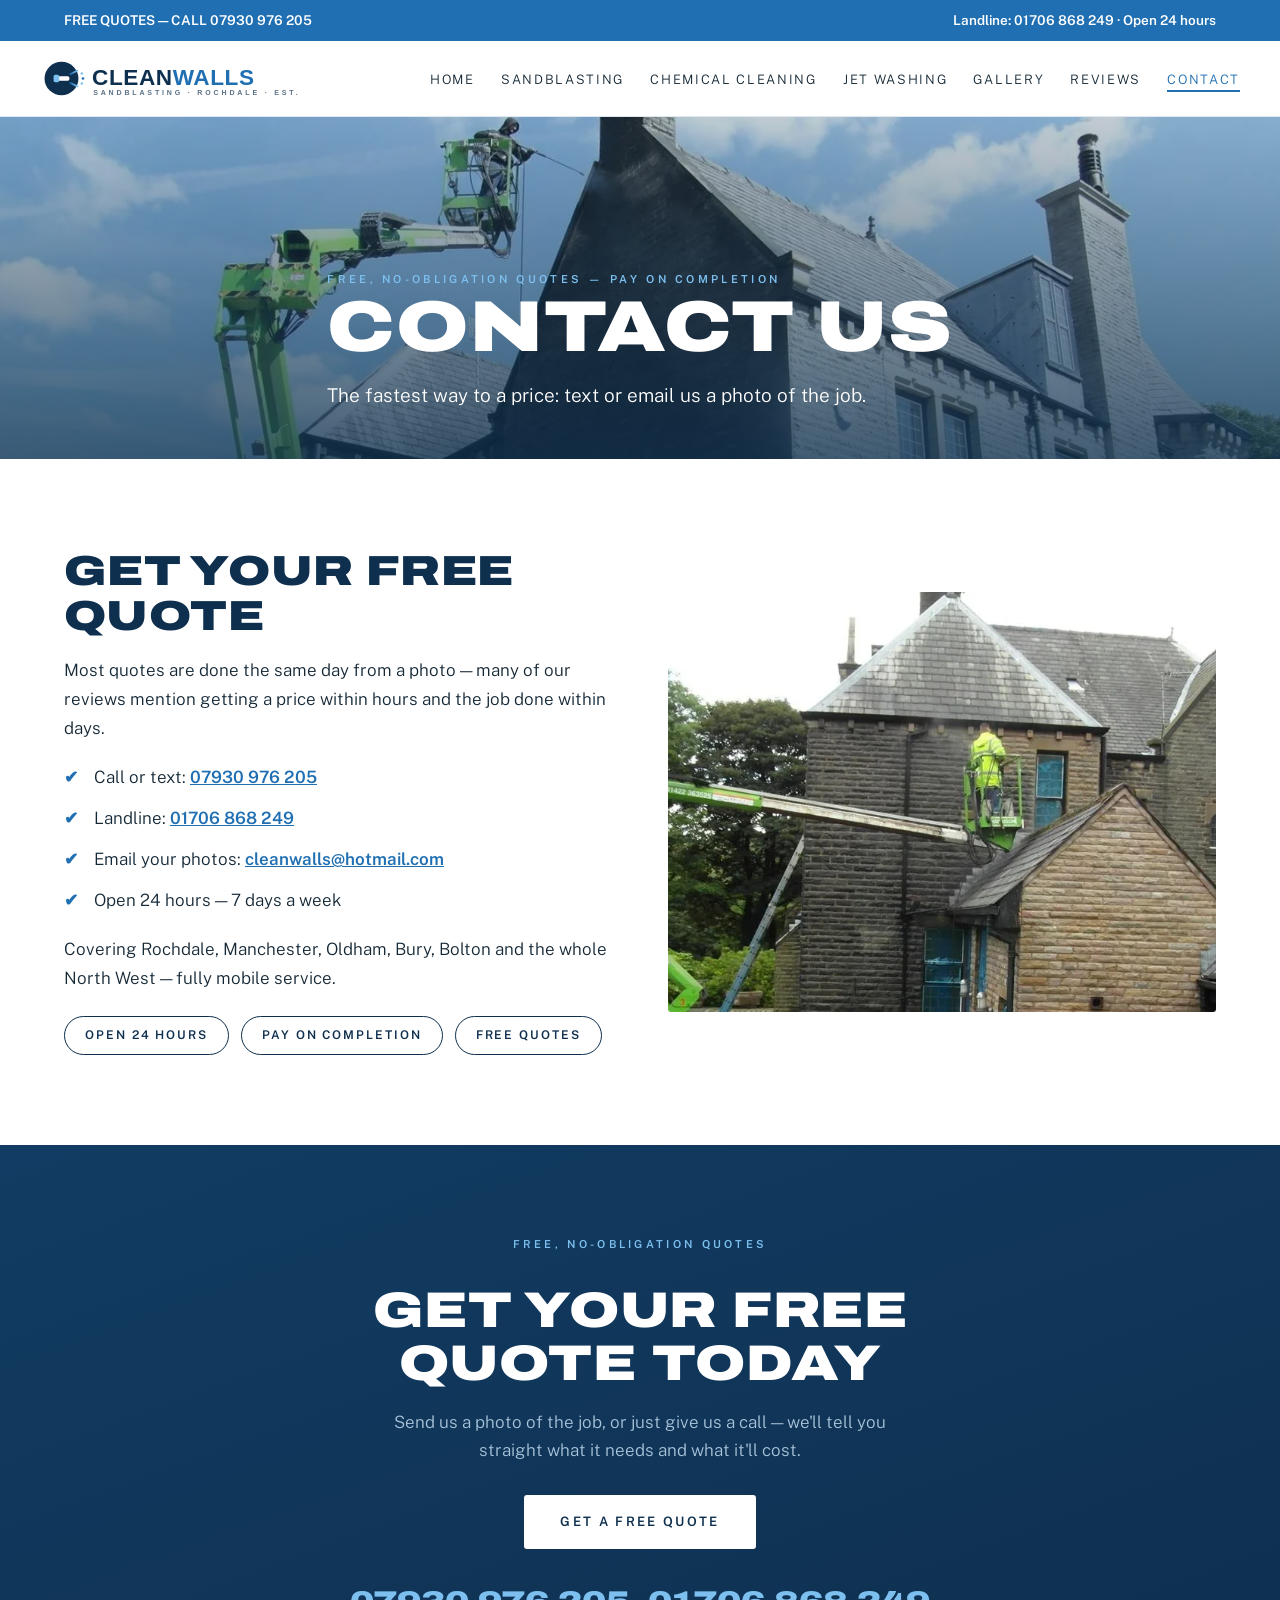
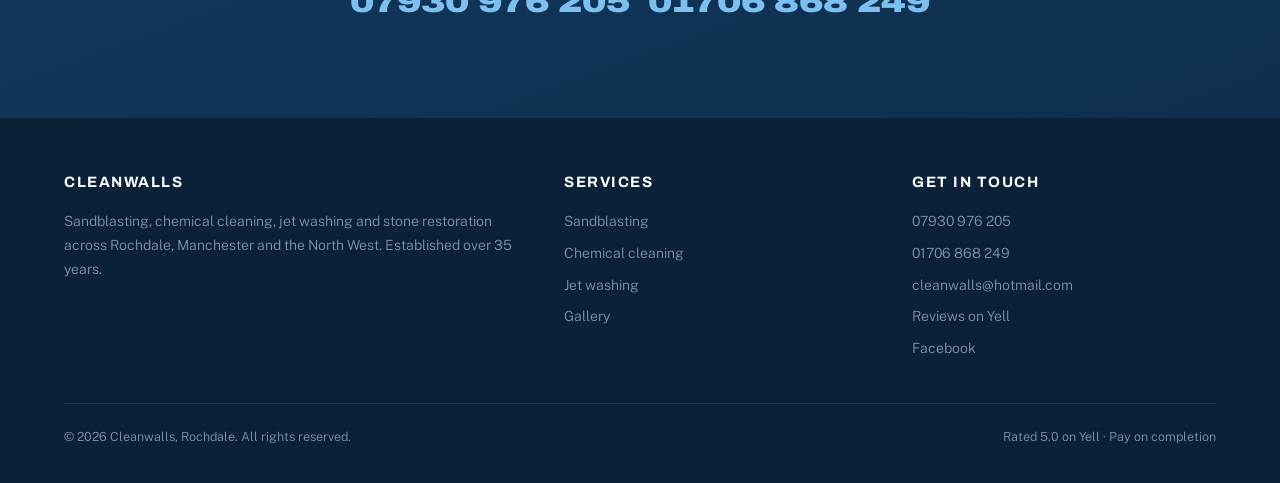
<file: contact.html>
<!DOCTYPE html>
<html lang="en-GB">
<head>
<meta charset="UTF-8">
<meta name="viewport" content="width=device-width, initial-scale=1">
<title>Contact Cleanwalls — Free Quotes | Sandblasting Rochdale</title>
<meta name="description" content="Get a free, no-obligation quote from Cleanwalls. Call 07930 976 205 or email a photo of the job. Open 24 hours, pay on completion.">
<link rel="preconnect" href="https://fonts.googleapis.com">
<link rel="preconnect" href="https://fonts.gstatic.com" crossorigin>
<link href="https://fonts.googleapis.com/css2?family=Archivo:wdth,wght@125,700;125,900&family=Public+Sans:wght@300;400;500;600&display=swap" rel="stylesheet">
<link rel="stylesheet" href="style.css">
</head>
<body>
<div class="strip">
  <div class="wrap">
    <span>FREE QUOTES — CALL <a href="tel:07930976205">07930 976 205</a></span>
    <span>Landline: <a href="tel:01706868249">01706 868 249</a> · Open 24 hours</span>
  </div>
</div>

<header>
  <div class="wrap nav">
    <a class="logo" href="index.html"><img src="logo.svg" alt="Cleanwalls — Sandblasting, Rochdale"></a>
    <nav aria-label="Main">
      <ul>
        <li><a href="index.html">Home</a></li>
        <li><a href="sandblasting.html">Sandblasting</a></li>
        <li><a href="chemical-cleaning.html">Chemical Cleaning</a></li>
        <li><a href="jet-washing.html">Jet Washing</a></li>
        <li><a href="gallery.html">Gallery</a></li>
        <li><a href="reviews.html">Reviews</a></li>
        <li><a class="on" href="contact.html">Contact</a></li>
      </ul>
    </nav>
  </div>
</header>
<main>
<div class="phero" style="min-height:38vh">
    <img class="bg" src="images/stone-hero.webp" alt="Cleanwalls at work on a stone property">
    <div class="wrap">
      <p class="label" style="color:#7dc0f0">Free, no-obligation quotes — pay on completion</p>
      <h1>Contact Us</h1>
      <p class="sub">The fastest way to a price: text or email us a photo of the job.</p>
    </div>
  </div>

  <section>
    <div class="wrap split">
      <div>
        <h2 style="font-size:clamp(26px,3.6vw,42px);margin-bottom:18px">Get your free quote</h2>
        <p>Most quotes are done the same day from a photo — many of our reviews mention getting a price within hours and the job done within days.</p>
        <ul class="checklist">
          <li>Call or text: <a href="tel:07930976205" style="color:var(--blue);font-weight:600">07930 976 205</a></li>
          <li>Landline: <a href="tel:01706868249" style="color:var(--blue);font-weight:600">01706 868 249</a></li>
          <li>Email your photos: <a href="mailto:cleanwalls@hotmail.com" style="color:var(--blue);font-weight:600">cleanwalls@hotmail.com</a></li>
          <li>Open 24 hours — 7 days a week</li>
        </ul>
        <p>Covering Rochdale, Manchester, Oldham, Bury, Bolton and the whole North West — fully mobile service.</p>
        <div class="badges" style="justify-content:flex-start;margin-top:24px">
          <span class="badge" style="color:var(--navy);border-color:var(--navy)">Open 24 hours</span>
          <span class="badge" style="color:var(--navy);border-color:var(--navy)">Pay on completion</span>
          <span class="badge" style="color:var(--navy);border-color:var(--navy)">Free quotes</span>
        </div>
      </div>
      <img src="images/sandblasting-hero.webp" alt="Cleanwalls team working at height on a stone property">
    </div>
  </section>

  <section class="cta">
    <div class="wrap">
      <p class="label" style="color:#7dc0f0">Free, no-obligation quotes</p>
      <h2>Get your free quote today</h2>
      <p>Send us a photo of the job, or just give us a call — we'll tell you straight what it needs and what it'll cost.</p>
      <a class="btn btn-white" href="contact.html">Get a free quote</a>
      <div class="phones">
        <a href="tel:07930976205">07930 976 205</a>
        <a href="tel:01706868249">01706 868 249</a>
      </div>
    </div>
  </section>
</main>
<footer>
  <div class="wrap">
    <div class="foot-grid">
      <div><h4>Cleanwalls</h4><p>Sandblasting, chemical cleaning, jet washing and stone restoration across Rochdale, Manchester and the North West. Established over 35 years.</p></div>
      <div><h4>Services</h4><ul>
        <li><a href="sandblasting.html">Sandblasting</a></li>
        <li><a href="chemical-cleaning.html">Chemical cleaning</a></li>
        <li><a href="jet-washing.html">Jet washing</a></li>
        <li><a href="gallery.html">Gallery</a></li>
      </ul></div>
      <div><h4>Get in touch</h4><ul>
        <li><a href="tel:07930976205">07930 976 205</a></li>
        <li><a href="tel:01706868249">01706 868 249</a></li>
        <li><a href="mailto:cleanwalls@hotmail.com">cleanwalls@hotmail.com</a></li>
        <li><a href="https://www.yell.com/biz/cleanwalls-rochdale-3277706/" target="_blank" rel="noopener">Reviews on Yell</a></li>
        <li><a href="https://www.facebook.com/cleanwallsuk/" target="_blank" rel="noopener">Facebook</a></li>
      </ul></div>
    </div>
    <div class="foot-bottom">
      <span>© 2026 Cleanwalls, Rochdale. All rights reserved.</span>
      <span>Rated 5.0 on Yell · Pay on completion</span>
    </div>
  </div>
</footer>
</body>
</html>
</file>
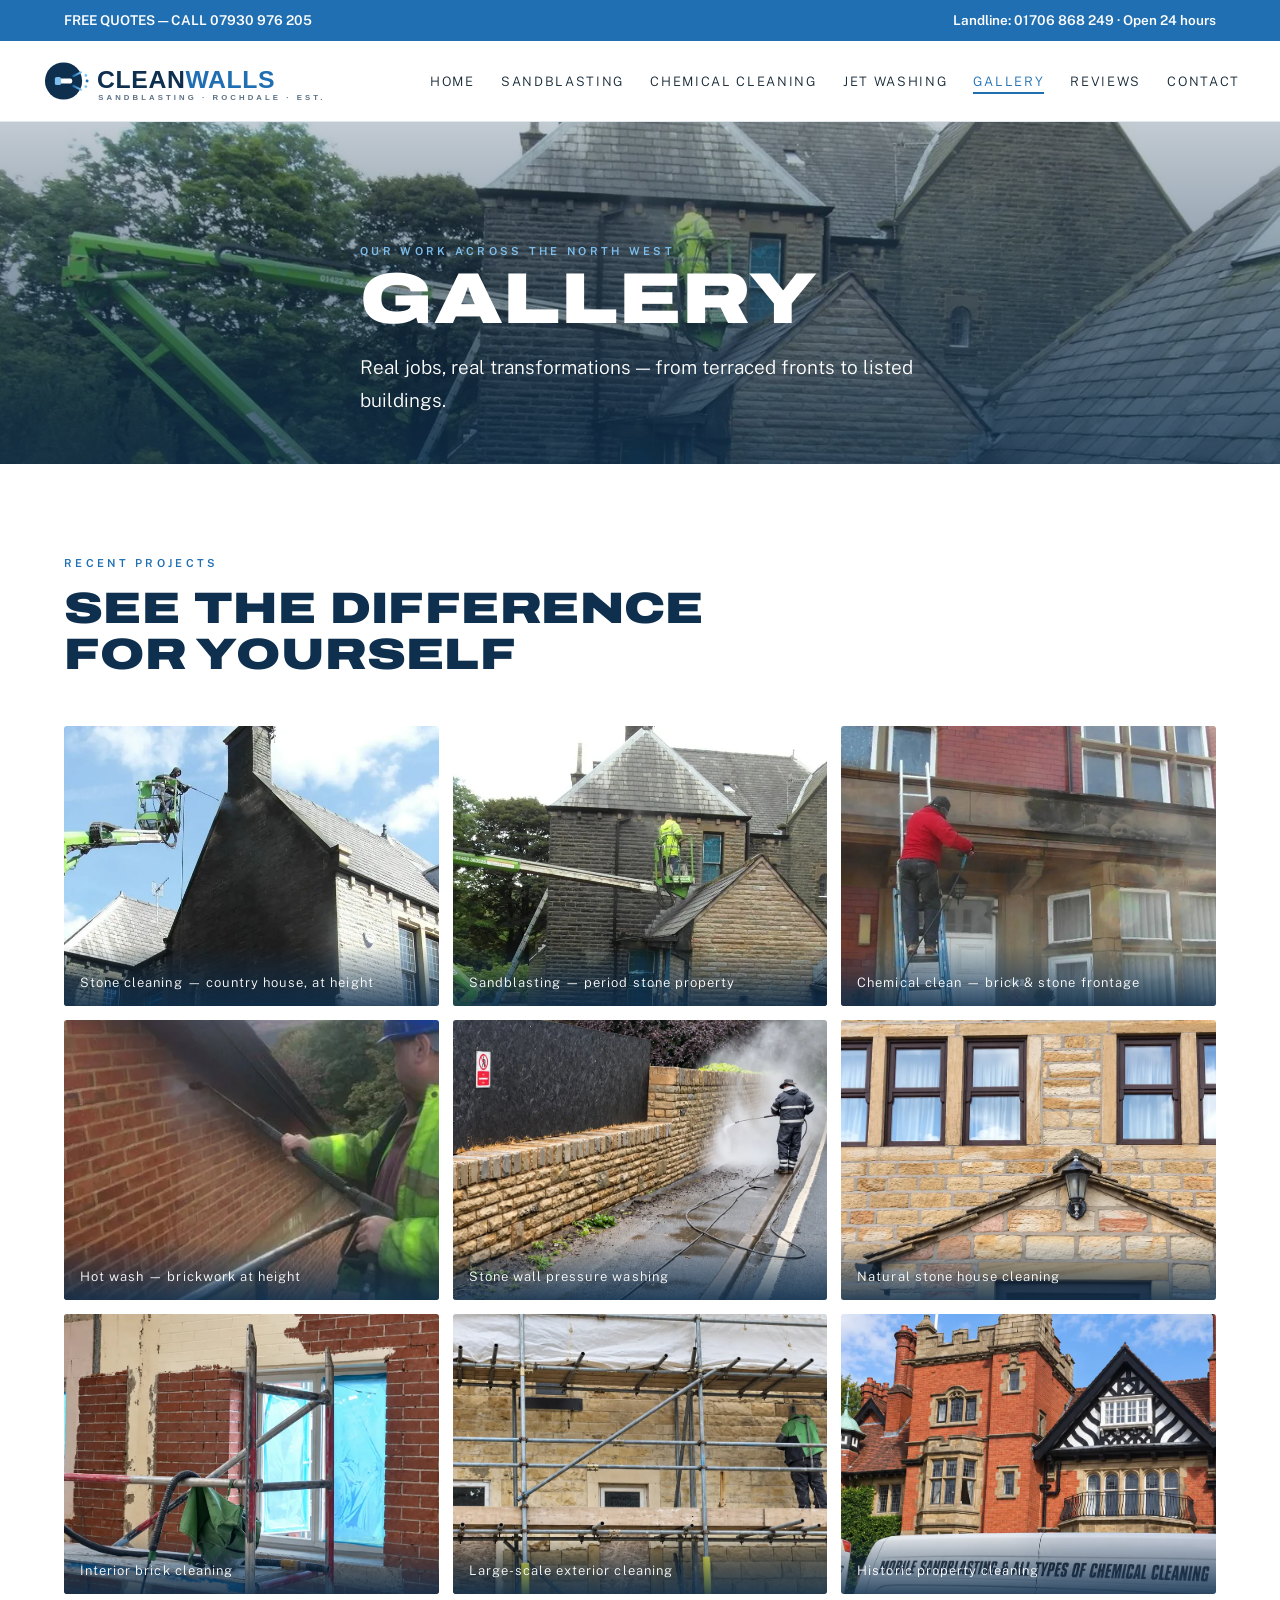
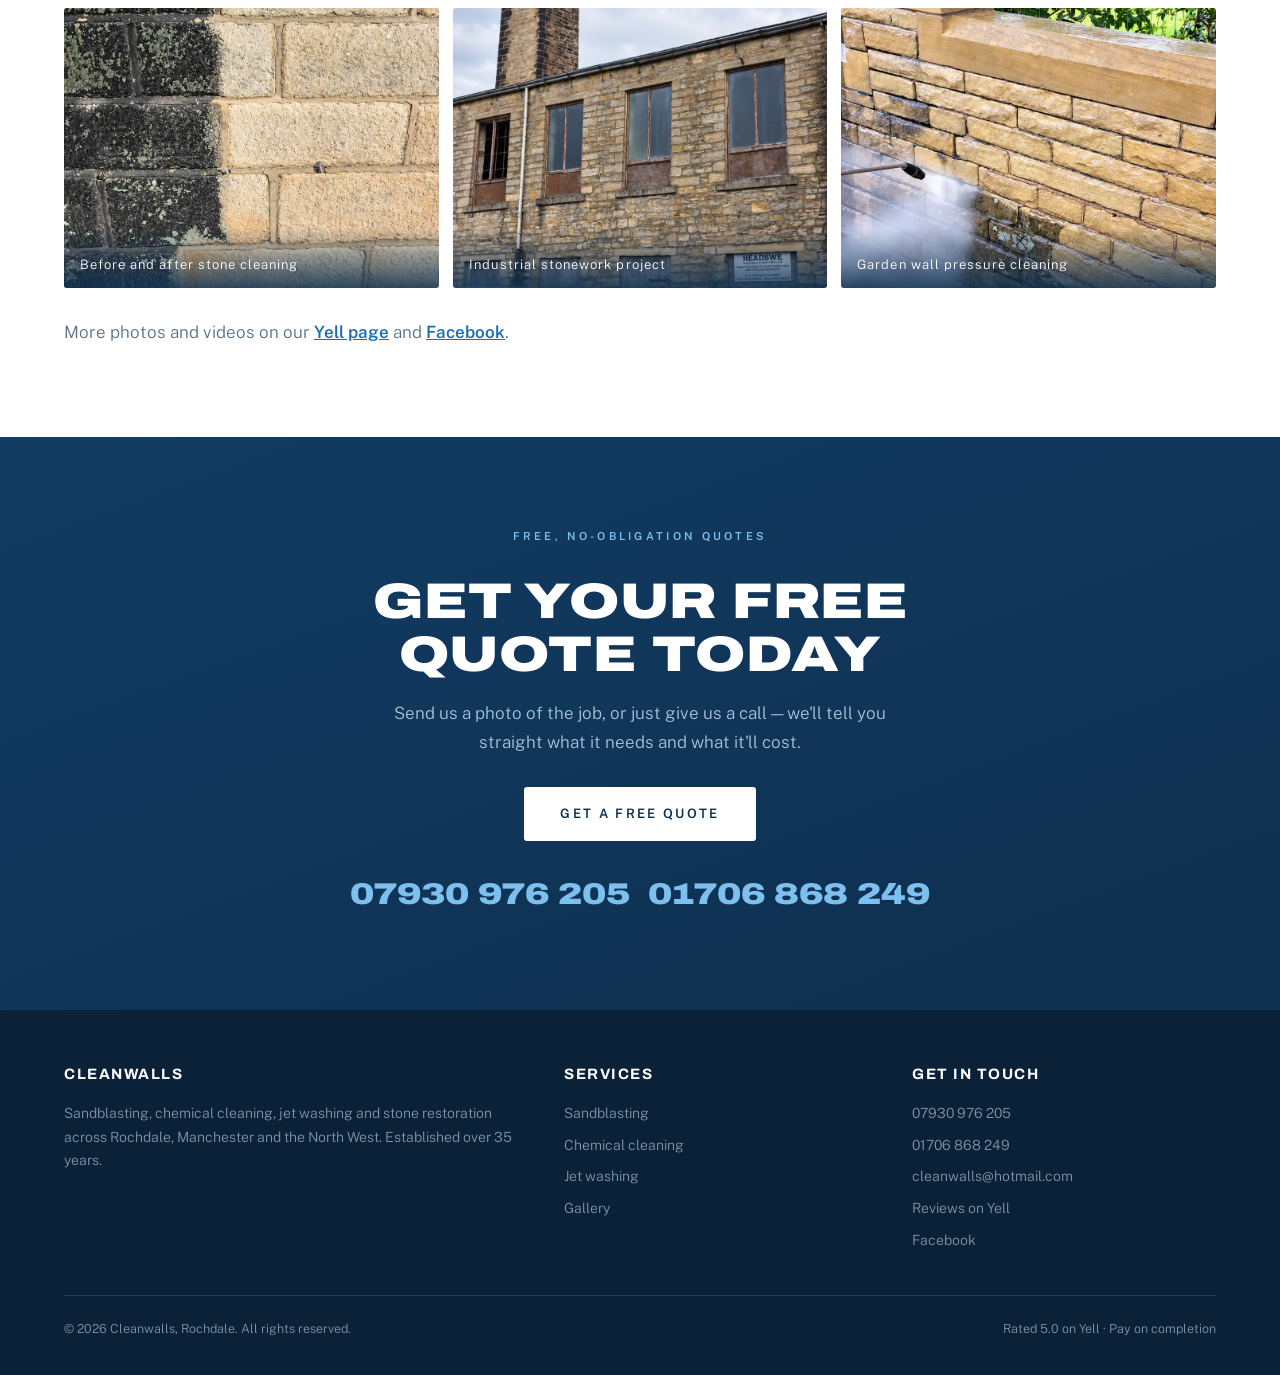
<file: gallery.html>
<!DOCTYPE html>
<html lang="en-GB">
<head>
<meta charset="UTF-8">
<meta name="viewport" content="width=device-width, initial-scale=1">
<title>Gallery — Our Work | Cleanwalls Rochdale</title>
<meta name="description" content="See recent sandblasting, chemical cleaning and jet washing projects by Cleanwalls across Rochdale, Manchester and the North West.">
<link rel="preconnect" href="https://fonts.googleapis.com">
<link rel="preconnect" href="https://fonts.gstatic.com" crossorigin>
<link href="https://fonts.googleapis.com/css2?family=Archivo:wdth,wght@125,700;125,900&family=Public+Sans:wght@300;400;500;600&display=swap" rel="stylesheet">
<style>
:root{
  --navy:#0e2f4e; --navy-2:#123c63; --blue:#1f6fb2; --sky:#e9f2f9;
  --white:#fff; --off:#f6f9fc; --ink:#152836; --mid:#5b7186; --grime:#23211d;
  --maxw:1200px;
}
*{margin:0;padding:0;box-sizing:border-box}
html{scroll-behavior:smooth}
body{font-family:'Public Sans',sans-serif;font-weight:300;color:var(--ink);background:var(--white);font-size:17px;line-height:1.7}
h1,h2,h3{font-family:'Archivo',sans-serif;font-weight:900;font-stretch:125%;line-height:1.06;text-transform:uppercase;letter-spacing:.01em;color:var(--navy)}
a{color:inherit}
img{max-width:100%;display:block}
.wrap{max-width:var(--maxw);margin:0 auto;padding:0 24px}
.label{font-size:11px;letter-spacing:.3em;text-transform:uppercase;font-weight:600;color:var(--blue)}
.btn{display:inline-block;padding:16px 36px;font-size:13px;letter-spacing:.18em;text-transform:uppercase;font-weight:600;text-decoration:none;transition:.25s;border-radius:3px}
.btn-blue{background:var(--blue);color:var(--white)}
.btn-blue:hover{background:#2a82cb}
.btn-white{background:var(--white);color:var(--navy)}
.btn-white:hover{background:var(--sky)}
.btn-outline{border:2px solid var(--navy);color:var(--navy)}
.btn-outline:hover{background:var(--navy);color:var(--white)}
.btn:focus-visible,a:focus-visible{outline:3px solid var(--blue);outline-offset:3px}

/* top strip + header */
.strip{background:var(--blue);color:var(--white);font-size:13.5px;font-weight:600;padding:9px 0}
.strip .wrap{display:flex;justify-content:space-between;gap:14px;flex-wrap:wrap}
.strip a{text-decoration:none}
header{position:sticky;top:0;z-index:50;background:rgba(255,255,255,.97);border-bottom:1px solid #dfe8f0;backdrop-filter:blur(8px)}
.nav{display:flex;align-items:center;justify-content:space-between;padding:14px 0;gap:18px}
.nav .logo img{height:52px;width:auto}
nav ul{display:flex;gap:26px;list-style:none;flex-wrap:wrap}
nav a{text-decoration:none;font-size:13px;letter-spacing:.13em;text-transform:uppercase;color:var(--ink)}
nav a:hover,nav a.on{color:var(--blue)}
nav a.on{border-bottom:2px solid var(--blue);padding-bottom:3px}

/* page hero */
.phero{position:relative;min-height:52vh;display:flex;align-items:flex-end;color:var(--white);overflow:hidden}
.phero img.bg{position:absolute;inset:0;width:100%;height:100%;object-fit:cover}
.phero::after{content:"";position:absolute;inset:0;background:linear-gradient(180deg,rgba(14,47,78,.25),rgba(14,47,78,.78))}
.phero .wrap{position:relative;z-index:2;padding-bottom:48px;padding-top:120px}
.phero h1{color:var(--white);font-size:clamp(36px,6vw,72px)}
.phero p.sub{max-width:560px;margin-top:14px;font-size:clamp(15px,1.8vw,19px)}
.phero .btn{margin-top:24px}

section{padding:90px 0}
.section-head{max-width:680px;margin-bottom:48px}
.section-head h2{font-size:clamp(26px,3.8vw,44px);margin:12px 0 16px}

/* trust bar */
.trust{background:var(--navy);color:var(--white);padding:30px 0}
.trust .wrap{display:flex;justify-content:space-between;align-items:center;gap:22px;flex-wrap:wrap}
.trust span{font-family:'Archivo',sans-serif;font-weight:700;font-stretch:125%;text-transform:uppercase;font-size:14px;letter-spacing:.06em;opacity:.92}
.trust b{color:#7dc0f0}

/* cards */
.grid3{display:grid;grid-template-columns:repeat(3,1fr);gap:24px}
.card{background:var(--white);border:1px solid #dfe8f0;border-top:4px solid var(--navy);padding:32px 28px;transition:.25s;border-radius:3px;text-decoration:none;display:block}
.card:hover{border-top-color:var(--blue);transform:translateY(-4px);box-shadow:0 12px 28px rgba(14,47,78,.12)}
.card h3{font-size:17px;margin-bottom:10px}
.card p{font-size:15px;color:var(--mid)}
.card .go{display:inline-block;margin-top:14px;font-size:12px;letter-spacing:.18em;text-transform:uppercase;font-weight:600;color:var(--blue)}

/* gallery */
.gal{display:grid;grid-template-columns:repeat(3,1fr);gap:14px}
.gal figure{position:relative;overflow:hidden;border-radius:3px;background:var(--sky)}
.gal img{width:100%;height:280px;object-fit:cover;transition:transform .4s}
.gal figure:hover img{transform:scale(1.05)}
.gal figcaption{position:absolute;left:0;right:0;bottom:0;background:linear-gradient(transparent,rgba(14,47,78,.85));color:#fff;font-size:13px;letter-spacing:.08em;padding:26px 16px 12px}

/* reviews */
.yell-summary{display:flex;align-items:center;gap:26px;flex-wrap:wrap;background:var(--sky);border:1px solid #cfe1f0;border-radius:3px;padding:26px 30px;margin-bottom:34px}
.yell-score{font-family:'Archivo',sans-serif;font-weight:900;font-stretch:125%;font-size:54px;color:var(--navy);line-height:1}
.yell-stars{color:#f2a900;font-size:21px;letter-spacing:3px}
.yell-meta{font-size:14px;color:var(--mid)}
.yell-meta a{color:var(--blue);font-weight:600}
.rev{background:var(--white);border:1px solid #dfe8f0;padding:28px;border-radius:3px;display:flex;flex-direction:column}
.rev h3{font-size:15px;margin-bottom:8px;text-transform:none;letter-spacing:0;font-stretch:100%}
.rev .stars{color:#f2a900;letter-spacing:3px;margin-bottom:10px;font-size:14px}
.rev p{font-size:15px;margin-bottom:14px;flex:1}
.rev cite{font-style:normal;font-size:12px;letter-spacing:.16em;text-transform:uppercase;color:var(--mid);font-weight:600}

/* split feature */
.split{display:grid;grid-template-columns:1fr 1fr;gap:56px;align-items:center}
.split img{border-radius:3px;width:100%;height:420px;object-fit:cover}

/* CTA band */
.cta{background:linear-gradient(160deg,#123c63,#0e2f4e);color:var(--white);text-align:center}
.cta h2{color:var(--white);font-size:clamp(28px,4.4vw,50px);max-width:760px;margin:12px auto 18px}
.cta p{max-width:520px;margin:0 auto 30px;color:#a9c4da}
.phones{display:flex;gap:18px;justify-content:center;flex-wrap:wrap;margin-top:28px}
.phones a{font-family:'Archivo',sans-serif;font-weight:900;font-stretch:125%;font-size:clamp(20px,3vw,30px);color:#7dc0f0;text-decoration:none}
.cta .email{display:block;margin-top:16px;color:#a9c4da;text-decoration:none;letter-spacing:.06em}
.cta .email:hover{color:#7dc0f0}
.badges{display:flex;gap:12px;justify-content:center;flex-wrap:wrap;margin-top:30px}
.badge{border:1px solid rgba(255,255,255,.3);border-radius:999px;padding:8px 20px;font-size:12px;letter-spacing:.16em;text-transform:uppercase;font-weight:600;color:#cfe3f2}

footer{background:#0a2138;color:#7e97ab;padding:52px 0 36px;font-size:14px}
.foot-grid{display:grid;grid-template-columns:1.5fr 1fr 1fr;gap:44px;margin-bottom:34px}
footer h4{font-family:'Archivo',sans-serif;font-weight:700;color:#fff;font-size:15px;letter-spacing:.1em;text-transform:uppercase;margin-bottom:14px}
footer ul{list-style:none}
footer li{margin-bottom:8px}
footer a{text-decoration:none}
footer a:hover{color:#7dc0f0}
.foot-bottom{border-top:1px solid rgba(255,255,255,.12);padding-top:22px;font-size:12.5px;display:flex;justify-content:space-between;flex-wrap:wrap;gap:10px}

.bg-off{background:var(--off)}
.checklist{list-style:none;margin:20px 0}
.checklist li{padding-left:30px;position:relative;margin-bottom:12px}
.checklist li::before{content:"✔";position:absolute;left:0;color:var(--blue);font-weight:700}

@media (max-width:900px){
  .grid3,.gal,.split,.foot-grid{grid-template-columns:1fr}
  .gal{grid-template-columns:1fr 1fr}
  section{padding:64px 0}
  nav ul{gap:14px}
}
@media (max-width:560px){.gal{grid-template-columns:1fr}}

</style>
</head>
<body>
<div class="strip">
  <div class="wrap">
    <span>FREE QUOTES — CALL <a href="tel:07930976205">07930 976 205</a></span>
    <span>Landline: <a href="tel:01706868249">01706 868 249</a> · Open 24 hours</span>
  </div>
</div>

<header>
  <div class="wrap nav">
    <a class="logo" href="index.html"><img src="logo.svg" alt="Cleanwalls — Sandblasting, Rochdale"></a>
    <nav aria-label="Main">
      <ul>
        <li><a href="index.html">Home</a></li>
        <li><a href="sandblasting.html">Sandblasting</a></li>
        <li><a href="chemical-cleaning.html">Chemical Cleaning</a></li>
        <li><a href="jet-washing.html">Jet Washing</a></li>
        <li><a class="on" href="gallery.html">Gallery</a></li>
        <li><a href="reviews.html">Reviews</a></li>
        <li><a href="contact.html">Contact</a></li>
      </ul>
    </nav>
  </div>
</header>
<main>
<div class="phero" style="min-height:38vh">
    <img class="bg" src="images/sandblasting-hero.webp" alt="Cleanwalls at work on a large stone property">
    <div class="wrap">
      <p class="label" style="color:#7dc0f0">Our work across the North West</p>
      <h1>Gallery</h1>
      <p class="sub">Real jobs, real transformations — from terraced fronts to listed buildings.</p>
    </div>
  </div>

  <section>
    <div class="wrap">
      <div class="section-head"><p class="label">Recent projects</p><h2>See the difference for yourself</h2>
      </div>
      <div class="gal">
        <figure><img src="images/stone-hero.webp" alt="Jet washing soot from a large stone country house at height" loading="lazy"><figcaption>Stone cleaning — country house, at height</figcaption></figure>
        <figure><img src="images/sandblasting-hero.webp" alt="Sandblasting the gable of a period stone property from an access platform" loading="lazy"><figcaption>Sandblasting — period stone property</figcaption></figure>
        <figure><img src="images/pressure.webp" alt="Cleaning years of grime from a red brick and stone frontage" loading="lazy"><figcaption>Chemical clean — brick &amp; stone frontage</figcaption></figure>
        <figure><img src="images/jetwash.webp" alt="Hot water jet washing brickwork from scaffolding" loading="lazy"><figcaption>Hot wash — brickwork at height</figcaption></figure>
     <figure><img src="images/clean-walls-pressure-washing-stone-wall.webp" alt="Clean Walls pressure washing a roadside stone wall" loading="lazy"><figcaption>Stone wall pressure washing</figcaption></figure>
<figure><img src="images/cleaned-stone-house-frontage.webp" alt="Professionally cleaned natural stone house frontage" loading="lazy"><figcaption>Natural stone house cleaning</figcaption></figure>
<figure><img src="images/interior-brick-cleaning-in-progress.webp" alt="Interior brick cleaning and coating removal in progress" loading="lazy"><figcaption>Interior brick cleaning</figcaption></figure>
<figure><img src="images/exterior-stone-cleaning-scaffolding.webp" alt="Large exterior stone cleaning project using scaffolding" loading="lazy"><figcaption>Large-scale exterior cleaning</figcaption></figure>
<figure><img src="images/clean-walls-van-historic-building.webp" alt="Clean Walls van outside a historic property cleaning project" loading="lazy"><figcaption>Historic property cleaning</figcaption></figure>
<figure><img src="images/stone-cleaning-before-after-detail.webp" alt="Close-up comparison of stonework before and after cleaning" loading="lazy"><figcaption>Before and after stone cleaning</figcaption></figure>
<figure><img src="images/historic-industrial-stone-building.webp" alt="Historic industrial stone building restoration project" loading="lazy"><figcaption>Industrial stonework project</figcaption></figure>
<figure><img src="images/pressure-cleaning-garden-wall.webp" alt="Pressure cleaning a natural stone garden wall" loading="lazy"><figcaption>Garden wall pressure cleaning</figcaption></figure>
      </div>
      <p style="margin-top:30px;color:var(--mid)">More photos and videos on our <a href="https://www.yell.com/biz/cleanwalls-rochdale-3277706/" target="_blank" rel="noopener" style="color:var(--blue);font-weight:600">Yell page</a> and <a href="https://www.facebook.com/cleanwallsuk/" target="_blank" rel="noopener" style="color:var(--blue);font-weight:600">Facebook</a>.</p>
    </div>
  </section>

  <section class="cta">
    <div class="wrap">
      <p class="label" style="color:#7dc0f0">Free, no-obligation quotes</p>
      <h2>Get your free quote today</h2>
      <p>Send us a photo of the job, or just give us a call — we'll tell you straight what it needs and what it'll cost.</p>
      <a class="btn btn-white" href="contact.html">Get a free quote</a>
      <div class="phones">
        <a href="tel:07930976205">07930 976 205</a>
        <a href="tel:01706868249">01706 868 249</a>
      </div>
    </div>
  </section>
</main>
<footer>
  <div class="wrap">
    <div class="foot-grid">
      <div><h4>Cleanwalls</h4><p>Sandblasting, chemical cleaning, jet washing and stone restoration across Rochdale, Manchester and the North West. Established over 35 years.</p></div>
      <div><h4>Services</h4><ul>
        <li><a href="sandblasting.html">Sandblasting</a></li>
        <li><a href="chemical-cleaning.html">Chemical cleaning</a></li>
        <li><a href="jet-washing.html">Jet washing</a></li>
        <li><a href="gallery.html">Gallery</a></li>
      </ul></div>
      <div><h4>Get in touch</h4><ul>
        <li><a href="tel:07930976205">07930 976 205</a></li>
        <li><a href="tel:01706868249">01706 868 249</a></li>
        <li><a href="mailto:cleanwalls@hotmail.com">cleanwalls@hotmail.com</a></li>
        <li><a href="https://www.yell.com/biz/cleanwalls-rochdale-3277706/" target="_blank" rel="noopener">Reviews on Yell</a></li>
        <li><a href="https://www.facebook.com/cleanwallsuk/" target="_blank" rel="noopener">Facebook</a></li>
      </ul></div>
    </div>
    <div class="foot-bottom">
      <span>© 2026 Cleanwalls, Rochdale. All rights reserved.</span>
      <span>Rated 5.0 on Yell · Pay on completion</span>
    </div>
  </div>
</footer>
</body>
</html>
</file>
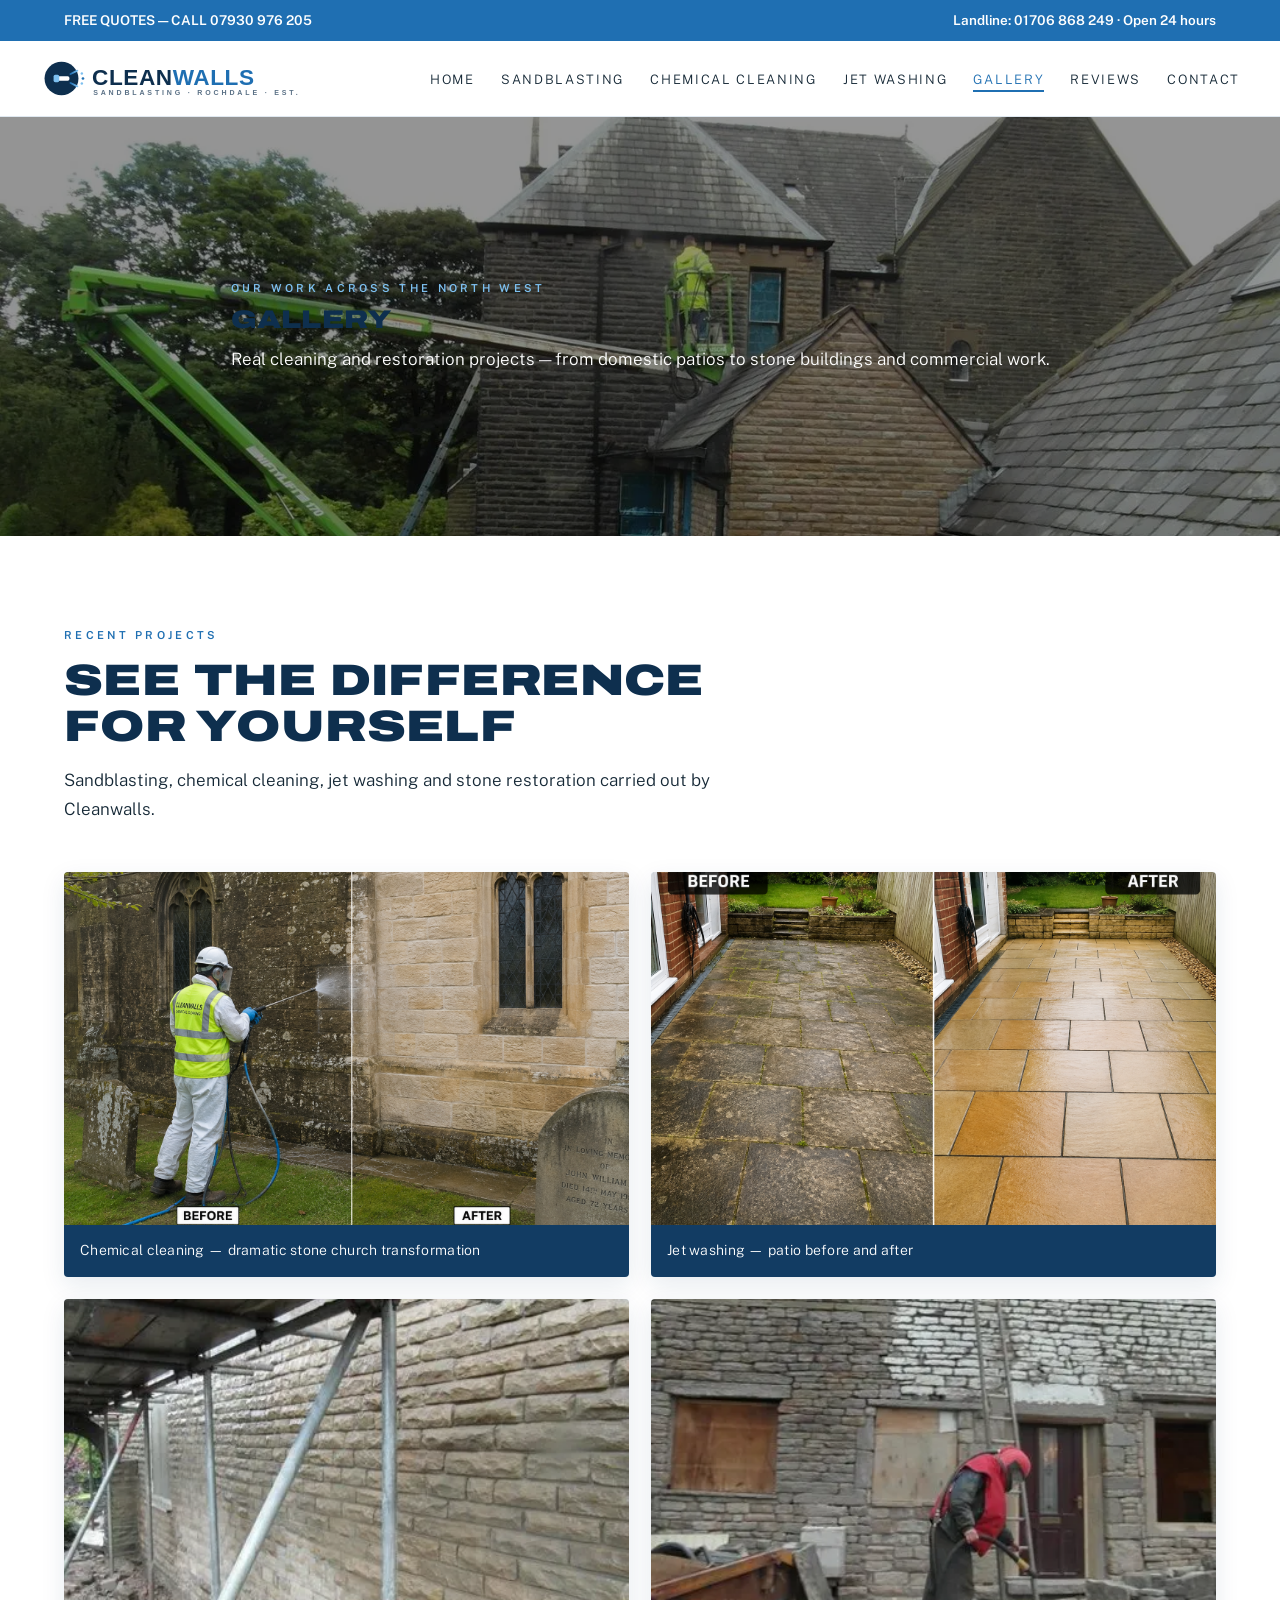
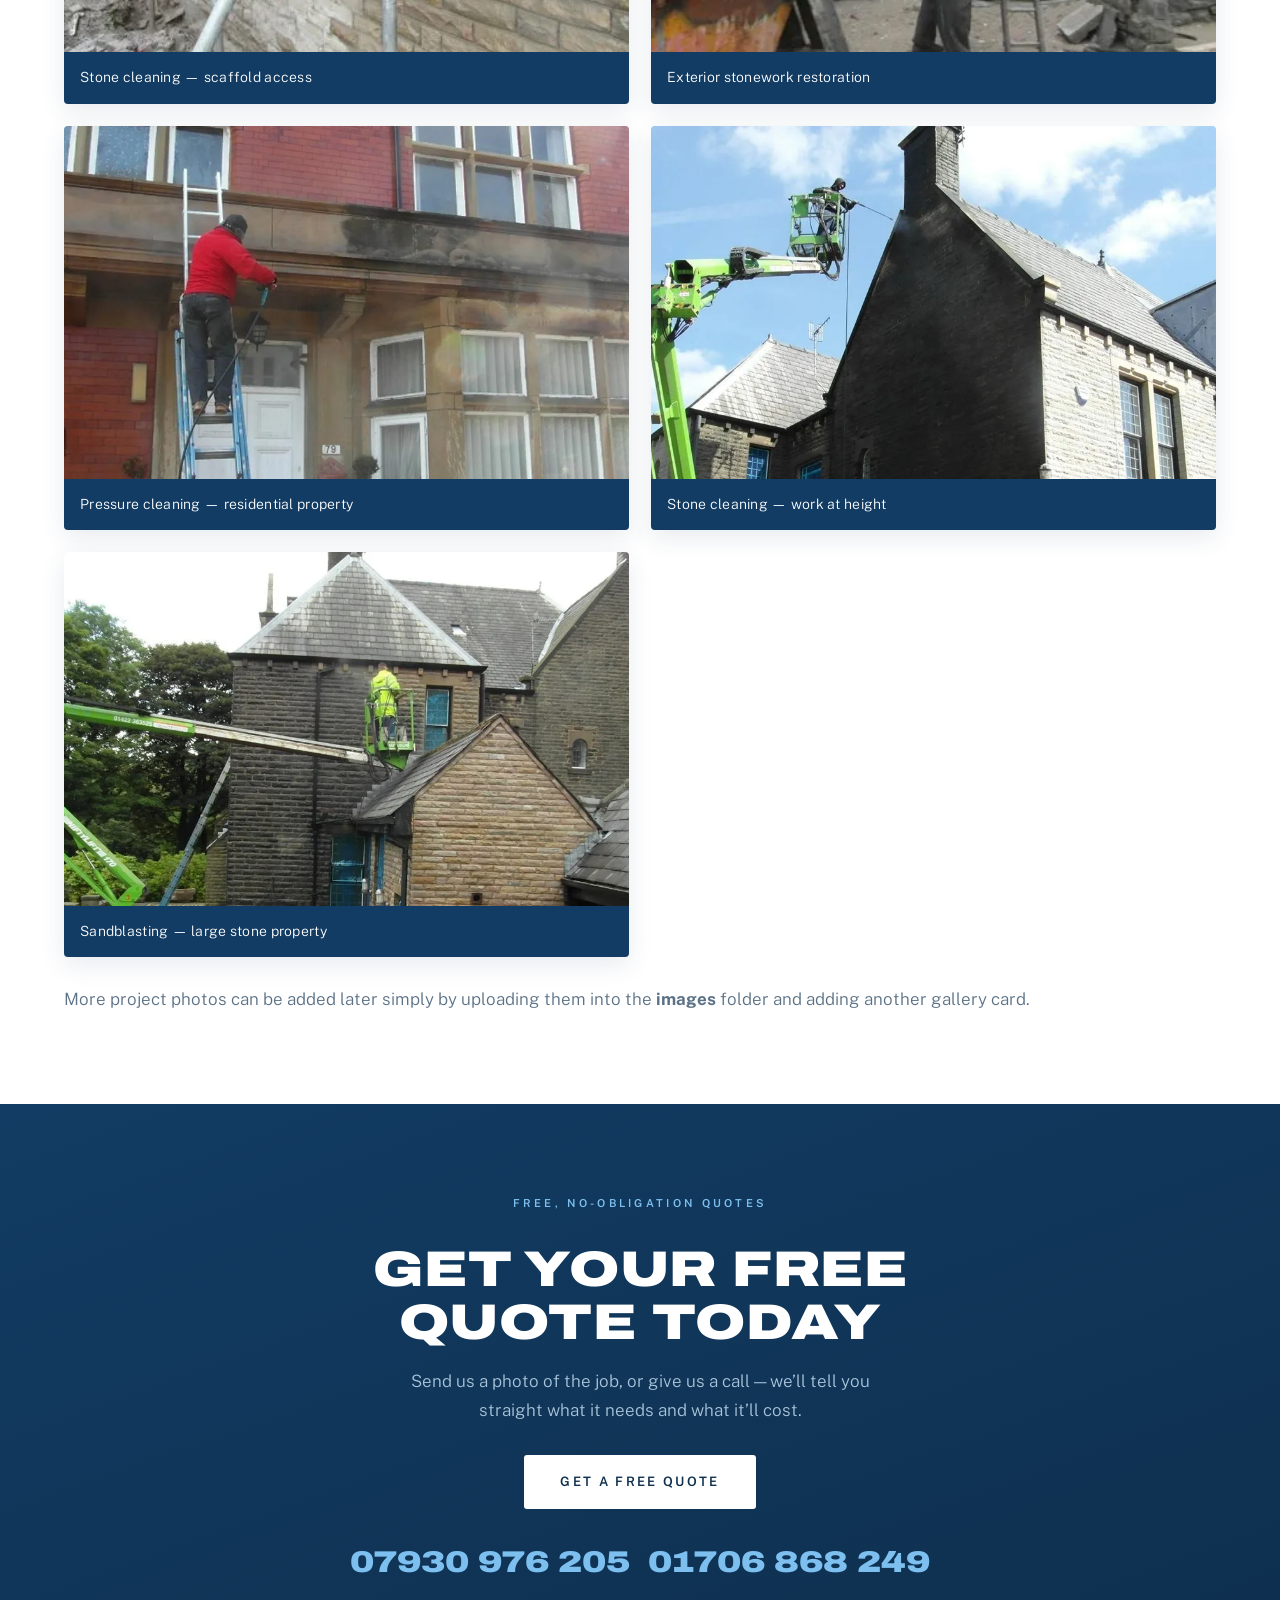
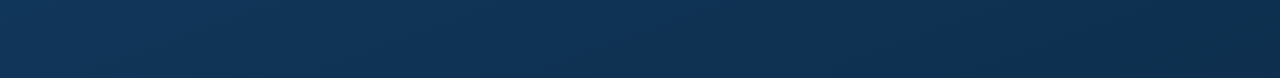
<file: gallery1.html>
<!DOCTYPE html>
<html lang="en-GB">
<head>
  <meta charset="UTF-8">
  <meta name="viewport" content="width=device-width, initial-scale=1">
  <title>Gallery – Cleanwalls Rochdale</title>
  <meta name="description" content="See recent Cleanwalls sandblasting, chemical cleaning and jet washing work across Rochdale, Manchester and the North West.">
  <link rel="preconnect" href="https://fonts.googleapis.com">
  <link rel="preconnect" href="https://fonts.gstatic.com" crossorigin>
  <link href="https://fonts.googleapis.com/css2?family=Archivo:wght@600;700;900&family=Public+Sans:wght@300;400;500;600&display=swap" rel="stylesheet">
  <link rel="stylesheet" href="style.css">
  <style>
    .gallery-hero{
      position:relative;
      min-height:42vh;
      display:flex;
      align-items:end;
      overflow:hidden;
      background:#123c63;
    }
    .gallery-hero .bg{
      position:absolute;
      inset:0;
      width:100%;
      height:100%;
      object-fit:cover;
      filter:brightness(.58);
    }
    .gallery-hero .wrap{
      position:relative;
      z-index:2;
      padding-top:72px;
      padding-bottom:72px;
      color:#fff;
    }
    .gallery-hero h1{margin:8px 0 12px}
    .gallery-grid{
      display:grid;
      grid-template-columns:repeat(2,minmax(0,1fr));
      gap:22px;
      margin-top:28px;
    }
    .gallery-card{
      margin:0;
      overflow:hidden;
      border-radius:4px;
      background:#e9f2f9;
      box-shadow:0 8px 24px rgba(18,60,99,.10);
    }
    .gallery-card img{
      width:100%;
      aspect-ratio:16/10;
      object-fit:cover;
      display:block;
    }
    .gallery-card figcaption{
      padding:14px 16px;
      background:#123c63;
      color:#fff;
      font-size:14px;
      letter-spacing:.02em;
    }
    .gallery-note{
      margin-top:28px;
      color:#5b7186;
    }
    @media (max-width:760px){
      .gallery-grid{grid-template-columns:1fr}
      .gallery-hero .wrap{padding-top:48px;padding-bottom:48px}
    }
  </style>
</head>
<body>

  <div class="strip">
    <div class="wrap">
      <span>FREE QUOTES — CALL <a href="tel:07930976205">07930 976 205</a></span>
      <span>Landline: <a href="tel:01706868249">01706 868 249</a> · Open 24 hours</span>
    </div>
  </div>

  <header>
    <div class="wrap nav">
      <a class="logo" href="index.html">
        <img src="logo.svg" alt="Cleanwalls – Sandblasting, Rochdale">
      </a>
      <nav aria-label="Main">
        <ul>
          <li><a href="index.html">Home</a></li>
          <li><a href="sandblasting.html">Sandblasting</a></li>
          <li><a href="chemical-cleaning.html">Chemical Cleaning</a></li>
          <li><a href="jet-washing.html">Jet Washing</a></li>
          <li><a class="on" href="gallery.html">Gallery</a></li>
          <li><a href="reviews.html">Reviews</a></li>
          <li><a href="contact.html">Contact</a></li>
        </ul>
      </nav>
    </div>
  </header>

  <main>
    <section class="gallery-hero">
      <img class="bg" src="images/sandblasting-building.webp" alt="Cleanwalls carrying out exterior cleaning and restoration work">
      <div class="wrap">
        <p class="label" style="color:#7dc0f0">OUR WORK ACROSS THE NORTH WEST</p>
        <h1>Gallery</h1>
        <p class="sub">Real cleaning and restoration projects — from domestic patios to stone buildings and commercial work.</p>
      </div>
    </section>

    <section>
      <div class="wrap">
        <div class="section-head">
          <p class="label">RECENT PROJECTS</p>
          <h2>See the difference for yourself</h2>
          <p>Sandblasting, chemical cleaning, jet washing and stone restoration carried out by Cleanwalls.</p>
        </div>

        <div class="gallery-grid">
          <figure class="gallery-card">
            <img src="images/church-before-after.png" alt="Before and after chemical cleaning of a stone church">
            <figcaption>Chemical cleaning — dramatic stone church transformation</figcaption>
          </figure>

          <figure class="gallery-card">
            <img src="images/patio-before-after.png" alt="Before and after jet washing of a domestic patio">
            <figcaption>Jet washing — patio before and after</figcaption>
          </figure>

          <figure class="gallery-card">
            <img src="images/stone-cleaning-scaffold.webp" alt="Stone wall cleaning under scaffolding">
            <figcaption>Stone cleaning — scaffold access</figcaption>
          </figure>

          <figure class="gallery-card">
            <img src="images/stone-cleaning-worker.webp" alt="Cleanwalls operative cleaning exterior stonework">
            <figcaption>Exterior stonework restoration</figcaption>
          </figure>

          <figure class="gallery-card">
            <img src="images/pressure-cleaning-house.webp" alt="Pressure cleaning the exterior stonework of a house">
            <figcaption>Pressure cleaning — residential property</figcaption>
          </figure>

          <figure class="gallery-card">
            <img src="images/stone-cleaning-access-platform.webp" alt="Stone cleaning from an access platform">
            <figcaption>Stone cleaning — work at height</figcaption>
          </figure>

          <figure class="gallery-card">
            <img src="images/sandblasting-building.webp" alt="Sandblasting and cleaning a large stone building">
            <figcaption>Sandblasting — large stone property</figcaption>
          </figure>
        </div>

        <p class="gallery-note">More project photos can be added later simply by uploading them into the <strong>images</strong> folder and adding another gallery card.</p>
      </div>
    </section>

    <section class="cta">
      <div class="wrap">
        <p class="label" style="color:#7dc0f0">FREE, NO-OBLIGATION QUOTES</p>
        <h2>Get your free quote today</h2>
        <p>Send us a photo of the job, or give us a call — we’ll tell you straight what it needs and what it’ll cost.</p>
        <a class="btn btn-white" href="contact.html">Get a free quote</a>
        <div class="phones">
          <a href="tel:07930976205">07930 976 205</a>
          <a href="tel:01706868249">01706 868 249</a>
        </div>
      </div>
    </section>
  </main>

</body>
</html>
</file>
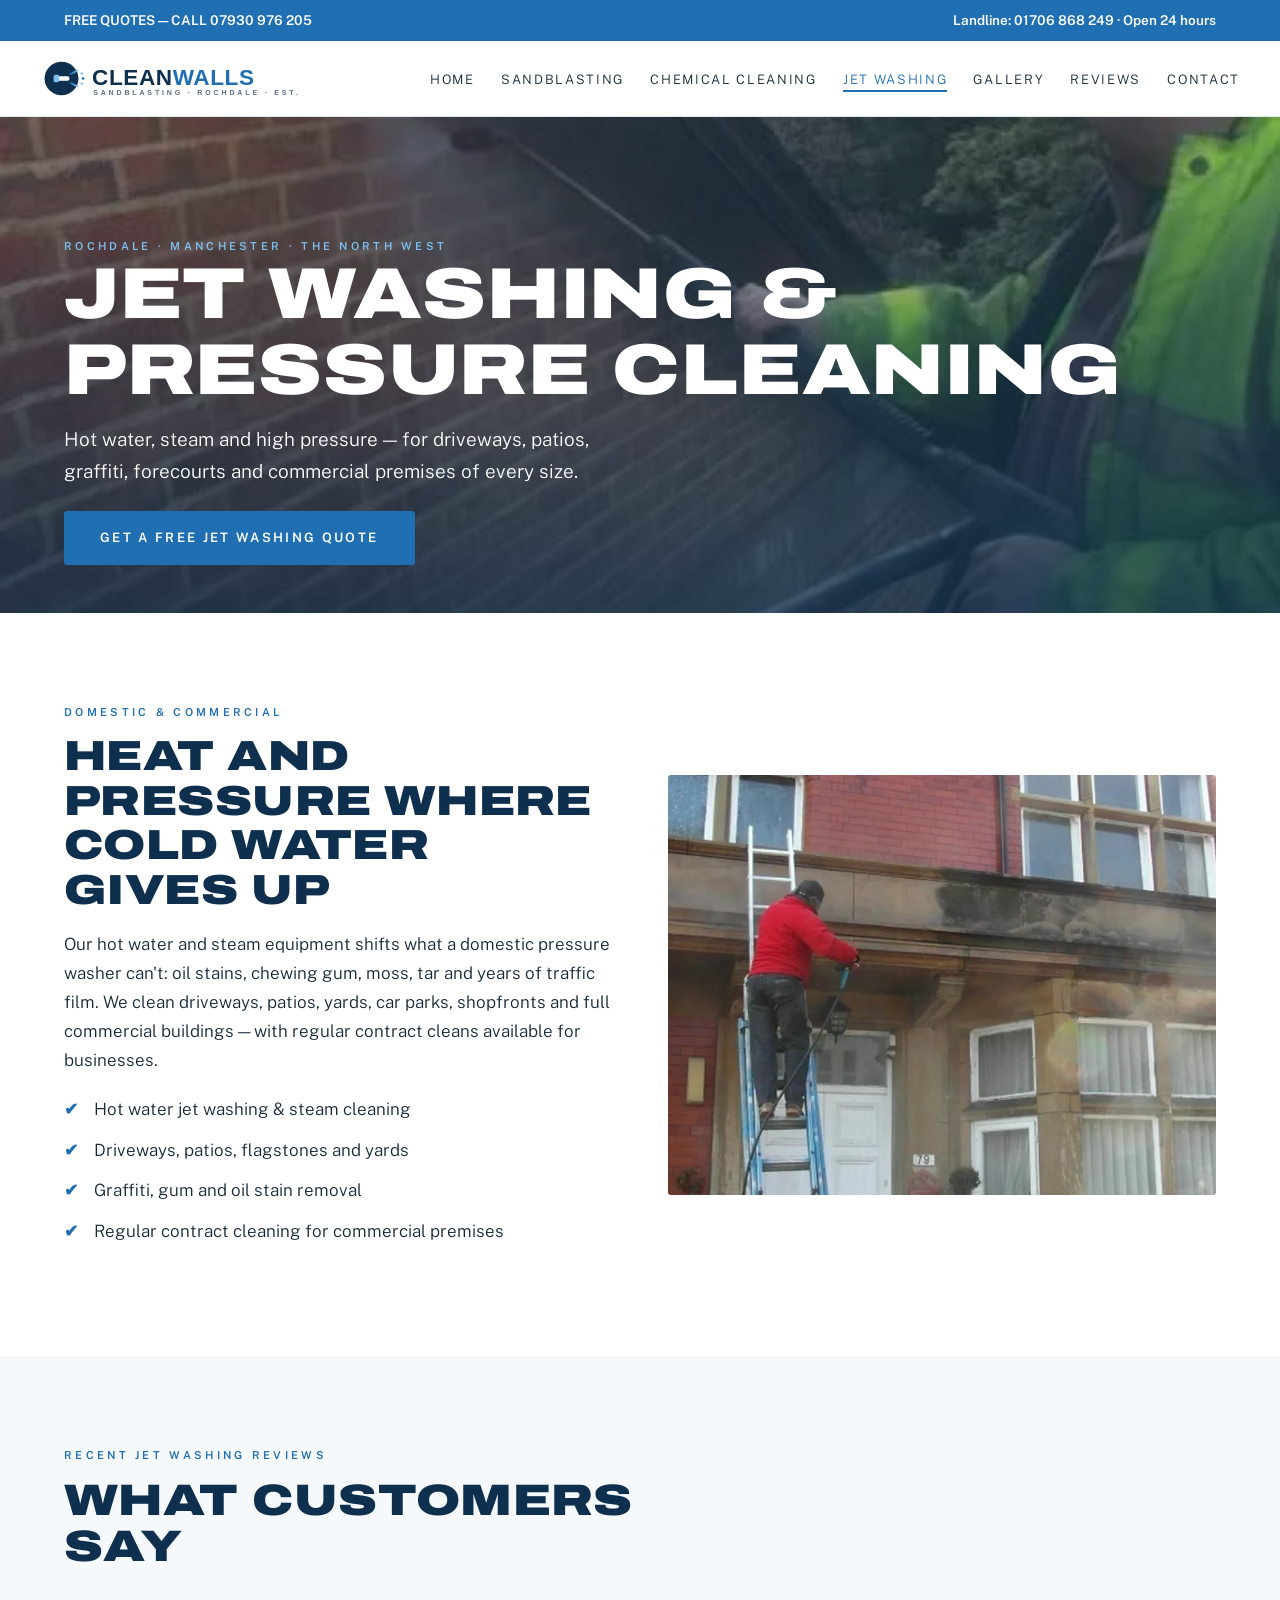
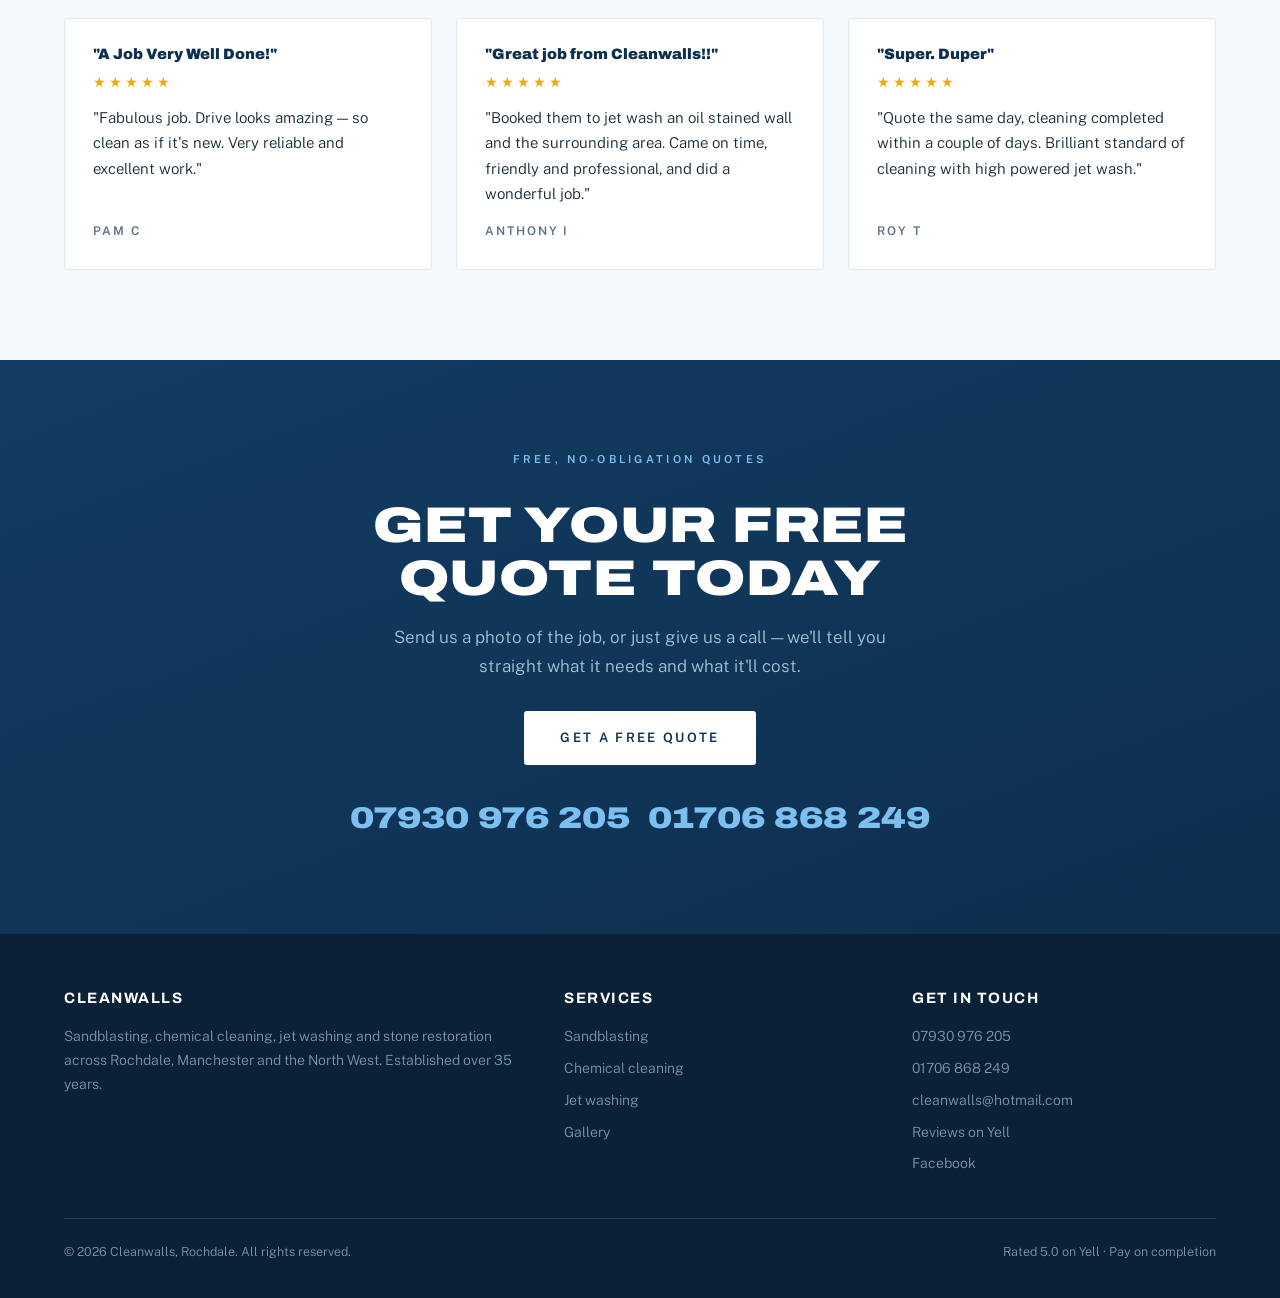
<file: jet-washing.html>
<!DOCTYPE html>
<html lang="en-GB">
<head>
<meta charset="UTF-8">
<meta name="viewport" content="width=device-width, initial-scale=1">
<title>Jet Washing & Pressure Cleaning Rochdale | Cleanwalls</title>
<meta name="description" content="Hot water jet washing, steam and pressure cleaning for driveways, patios, graffiti and commercial premises across Rochdale and Manchester. Free quotes.">
<link rel="preconnect" href="https://fonts.googleapis.com">
<link rel="preconnect" href="https://fonts.gstatic.com" crossorigin>
<link href="https://fonts.googleapis.com/css2?family=Archivo:wdth,wght@125,700;125,900&family=Public+Sans:wght@300;400;500;600&display=swap" rel="stylesheet">
<link rel="stylesheet" href="style.css">
</head>
<body>
<div class="strip">
  <div class="wrap">
    <span>FREE QUOTES — CALL <a href="tel:07930976205">07930 976 205</a></span>
    <span>Landline: <a href="tel:01706868249">01706 868 249</a> · Open 24 hours</span>
  </div>
</div>

<header>
  <div class="wrap nav">
    <a class="logo" href="index.html"><img src="logo.svg" alt="Cleanwalls — Sandblasting, Rochdale"></a>
    <nav aria-label="Main">
      <ul>
        <li><a href="index.html">Home</a></li>
        <li><a href="sandblasting.html">Sandblasting</a></li>
        <li><a href="chemical-cleaning.html">Chemical Cleaning</a></li>
        <li><a class="on" href="jet-washing.html">Jet Washing</a></li>
        <li><a href="gallery.html">Gallery</a></li>
        <li><a href="reviews.html">Reviews</a></li>
        <li><a href="contact.html">Contact</a></li>
      </ul>
    </nav>
  </div>
</header>
<main>
<div class="phero">
    <img class="bg" src="images/jetwash.webp" alt="Hot water jet washing brickwork at height">
    <div class="wrap">
      <p class="label" style="color:#7dc0f0">Rochdale · Manchester · The North West</p>
      <h1>Jet Washing &amp; Pressure Cleaning</h1>
      <p class="sub">Hot water, steam and high pressure — for driveways, patios, graffiti, forecourts and commercial premises of every size.</p>
      <a class="btn btn-blue" href="contact.html">Get a free jet washing quote</a>
    </div>
  </div>

  <section>
    <div class="wrap split">
      <div>
        <p class="label">Domestic &amp; commercial</p>
        <h2 style="font-size:clamp(26px,3.6vw,42px);margin:12px 0 18px">Heat and pressure where cold water gives up</h2>
        <p>Our hot water and steam equipment shifts what a domestic pressure washer can't: oil stains, chewing gum, moss, tar and years of traffic film. We clean driveways, patios, yards, car parks, shopfronts and full commercial buildings — with regular contract cleans available for businesses.</p>
        <ul class="checklist">
          <li>Hot water jet washing &amp; steam cleaning</li>
          <li>Driveways, patios, flagstones and yards</li>
          <li>Graffiti, gum and oil stain removal</li>
          <li>Regular contract cleaning for commercial premises</li>
        </ul>
      </div>
      <img src="images/pressure.webp" alt="Pressure cleaning a period property frontage">
    </div>
  </section>

  <section class="bg-off">
    <div class="wrap">
      <div class="section-head"><p class="label">Recent jet washing reviews</p><h2>What customers say</h2></div>
      <div class="grid3">
        <div class="rev"><h3>"A Job Very Well Done!"</h3><div class="stars">★★★★★</div><p>"Fabulous job. Drive looks amazing — so clean as if it's new. Very reliable and excellent work."</p><cite>Pam C</cite></div>
        <div class="rev"><h3>"Great job from Cleanwalls!!"</h3><div class="stars">★★★★★</div><p>"Booked them to jet wash an oil stained wall and the surrounding area. Came on time, friendly and professional, and did a wonderful job."</p><cite>Anthony I</cite></div>
        <div class="rev"><h3>"Super. Duper"</h3><div class="stars">★★★★★</div><p>"Quote the same day, cleaning completed within a couple of days. Brilliant standard of cleaning with high powered jet wash."</p><cite>Roy T</cite></div>
      </div>
    </div>
  </section>

  <section class="cta">
    <div class="wrap">
      <p class="label" style="color:#7dc0f0">Free, no-obligation quotes</p>
      <h2>Get your free quote today</h2>
      <p>Send us a photo of the job, or just give us a call — we'll tell you straight what it needs and what it'll cost.</p>
      <a class="btn btn-white" href="contact.html">Get a free quote</a>
      <div class="phones">
        <a href="tel:07930976205">07930 976 205</a>
        <a href="tel:01706868249">01706 868 249</a>
      </div>
    </div>
  </section>
</main>
<footer>
  <div class="wrap">
    <div class="foot-grid">
      <div><h4>Cleanwalls</h4><p>Sandblasting, chemical cleaning, jet washing and stone restoration across Rochdale, Manchester and the North West. Established over 35 years.</p></div>
      <div><h4>Services</h4><ul>
        <li><a href="sandblasting.html">Sandblasting</a></li>
        <li><a href="chemical-cleaning.html">Chemical cleaning</a></li>
        <li><a href="jet-washing.html">Jet washing</a></li>
        <li><a href="gallery.html">Gallery</a></li>
      </ul></div>
      <div><h4>Get in touch</h4><ul>
        <li><a href="tel:07930976205">07930 976 205</a></li>
        <li><a href="tel:01706868249">01706 868 249</a></li>
        <li><a href="mailto:cleanwalls@hotmail.com">cleanwalls@hotmail.com</a></li>
        <li><a href="https://www.yell.com/biz/cleanwalls-rochdale-3277706/" target="_blank" rel="noopener">Reviews on Yell</a></li>
        <li><a href="https://www.facebook.com/cleanwallsuk/" target="_blank" rel="noopener">Facebook</a></li>
      </ul></div>
    </div>
    <div class="foot-bottom">
      <span>© 2026 Cleanwalls, Rochdale. All rights reserved.</span>
      <span>Rated 5.0 on Yell · Pay on completion</span>
    </div>
  </div>
</footer>
</body>
</html>
</file>
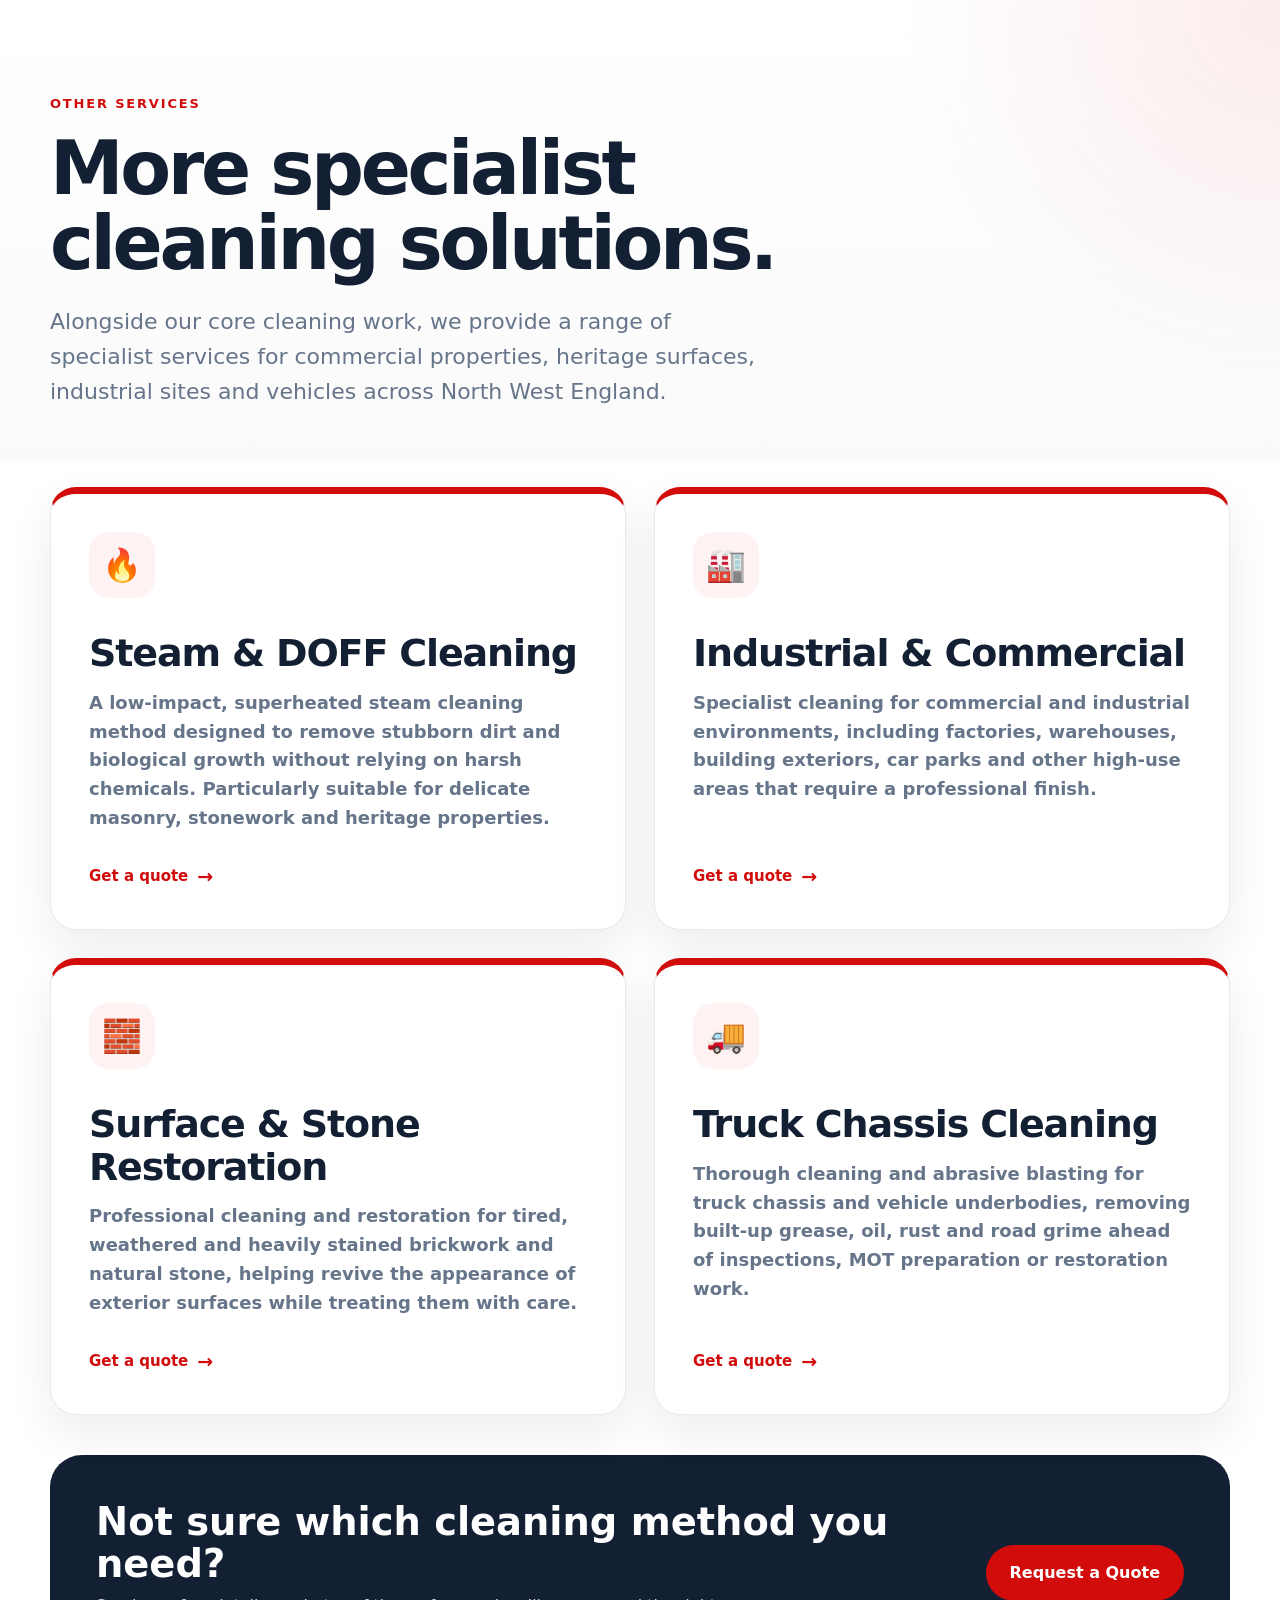
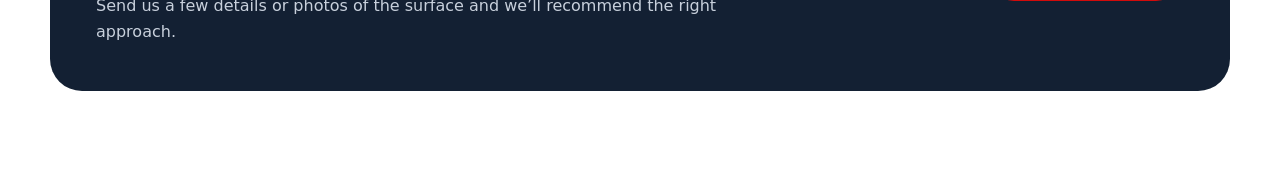
<file: other-services.html>
<!DOCTYPE html>
<html lang="en">
<head>
<meta charset="UTF-8">
<meta name="viewport" content="width=device-width, initial-scale=1.0">
<title>Other Services | Clean Walls</title>
<meta name="description" content="Explore our additional specialist cleaning services, including DOFF steam cleaning, commercial cleaning, surface restoration and vehicle chassis cleaning across North West England.">
<style>
:root{
  --ink:#132033;
  --muted:#66758a;
  --red:#d20b0b;
  --line:#e7e9ee;
  --shadow:0 18px 45px rgba(20,31,50,.08);
  --radius:26px;
  --max:1180px;
}
*{box-sizing:border-box}
html{scroll-behavior:smooth}
body{
  margin:0;
  font-family:Inter,system-ui,-apple-system,BlinkMacSystemFont,"Segoe UI",Arial,sans-serif;
  color:var(--ink);
  background:#fff;
  line-height:1.6;
}
a{color:inherit;text-decoration:none}
.wrap{width:min(var(--max),calc(100% - 36px));margin:auto}
.hero{
  padding:90px 0 52px;
  background:
    radial-gradient(circle at top right, rgba(210,11,11,.08), transparent 28%),
    linear-gradient(180deg,#fff 0%,#fafafa 100%);
}
.eyebrow{
  display:inline-block;
  font-size:13px;
  font-weight:800;
  letter-spacing:.14em;
  text-transform:uppercase;
  color:var(--red);
  margin-bottom:16px;
}
h1{
  margin:0;
  max-width:820px;
  font-size:clamp(42px,6vw,74px);
  line-height:1.02;
  letter-spacing:-.045em;
  font-weight:900;
}
.hero p{
  max-width:720px;
  font-size:clamp(18px,2vw,22px);
  color:var(--muted);
  margin:22px 0 0;
}
.services{padding:26px 0 90px}
.grid{
  display:grid;
  grid-template-columns:repeat(2,minmax(0,1fr));
  gap:28px;
}
.card{
  background:#fff;
  border:1px solid var(--line);
  border-top:7px solid var(--red);
  border-radius:var(--radius);
  padding:38px;
  box-shadow:var(--shadow);
  min-height:360px;
  display:flex;
  flex-direction:column;
  justify-content:space-between;
  transition:transform .22s ease,box-shadow .22s ease;
}
.card:hover{
  transform:translateY(-4px);
  box-shadow:0 22px 55px rgba(20,31,50,.12);
}
.icon{
  width:66px;
  height:66px;
  border-radius:20px;
  display:grid;
  place-items:center;
  background:#fff2f2;
  font-size:32px;
  margin-bottom:34px;
}
.card h2{
  margin:0 0 14px;
  font-size:clamp(28px,3vw,38px);
  line-height:1.12;
  letter-spacing:-.03em;
  font-weight:900;
}
.card p{
  margin:0;
  font-size:18px;
  color:var(--muted);
  font-weight:550;
}
.more{
  margin-top:28px;
  display:inline-flex;
  align-items:center;
  gap:9px;
  color:var(--red);
  font-weight:800;
  font-size:15px;
}
.more span{font-size:19px}
.cta{
  margin-top:40px;
  border-radius:32px;
  background:var(--ink);
  color:#fff;
  padding:46px;
  display:flex;
  gap:26px;
  align-items:center;
  justify-content:space-between;
}
.cta h3{
  margin:0 0 8px;
  font-size:clamp(28px,3vw,42px);
  line-height:1.1;
}
.cta p{margin:0;color:#c8d0dc;max-width:650px}
.btn{
  flex:0 0 auto;
  display:inline-block;
  background:var(--red);
  color:#fff;
  padding:15px 24px;
  border-radius:999px;
  font-weight:800;
  white-space:nowrap;
}
@media (max-width:820px){
  .hero{padding:58px 0 34px}
  .grid{grid-template-columns:1fr;gap:22px}
  .card{padding:28px;min-height:auto}
  .card p{font-size:17px}
  .icon{margin-bottom:24px}
  .cta{padding:32px;flex-direction:column;align-items:flex-start}
}
@media (max-width:480px){
  .wrap{width:min(var(--max),calc(100% - 24px))}
  .card{padding:24px;border-radius:22px}
  .hero h1{font-size:43px}
}
</style>
</head>
<body>
<main>
  <section class="hero">
    <div class="wrap">
      <span class="eyebrow">Other Services</span>
      <h1>More specialist cleaning solutions.</h1>
      <p>Alongside our core cleaning work, we provide a range of specialist services for commercial properties, heritage surfaces, industrial sites and vehicles across North West England.</p>
    </div>
  </section>

  <section class="services">
    <div class="wrap">
      <div class="grid">

        <article class="card">
          <div>
            <div class="icon" aria-hidden="true">🔥</div>
            <h2>Steam &amp; DOFF Cleaning</h2>
            <p>A low-impact, superheated steam cleaning method designed to remove stubborn dirt and biological growth without relying on harsh chemicals. Particularly suitable for delicate masonry, stonework and heritage properties.</p>
          </div>
          <a class="more" href="/contact.html">Get a quote <span>→</span></a>
        </article>

        <article class="card">
          <div>
            <div class="icon" aria-hidden="true">🏭</div>
            <h2>Industrial &amp; Commercial</h2>
            <p>Specialist cleaning for commercial and industrial environments, including factories, warehouses, building exteriors, car parks and other high-use areas that require a professional finish.</p>
          </div>
          <a class="more" href="/contact.html">Get a quote <span>→</span></a>
        </article>

        <article class="card">
          <div>
            <div class="icon" aria-hidden="true">🧱</div>
            <h2>Surface &amp; Stone Restoration</h2>
            <p>Professional cleaning and restoration for tired, weathered and heavily stained brickwork and natural stone, helping revive the appearance of exterior surfaces while treating them with care.</p>
          </div>
          <a class="more" href="/contact.html">Get a quote <span>→</span></a>
        </article>

        <article class="card">
          <div>
            <div class="icon" aria-hidden="true">🚚</div>
            <h2>Truck Chassis Cleaning</h2>
            <p>Thorough cleaning and abrasive blasting for truck chassis and vehicle underbodies, removing built-up grease, oil, rust and road grime ahead of inspections, MOT preparation or restoration work.</p>
          </div>
          <a class="more" href="/contact.html">Get a quote <span>→</span></a>
        </article>

      </div>

      <section class="cta">
        <div>
          <h3>Not sure which cleaning method you need?</h3>
          <p>Send us a few details or photos of the surface and we’ll recommend the right approach.</p>
        </div>
        <a class="btn" href="/contact.html">Request a Quote</a>
      </section>
    </div>
  </section>
</main>
</body>
</html>
</file>
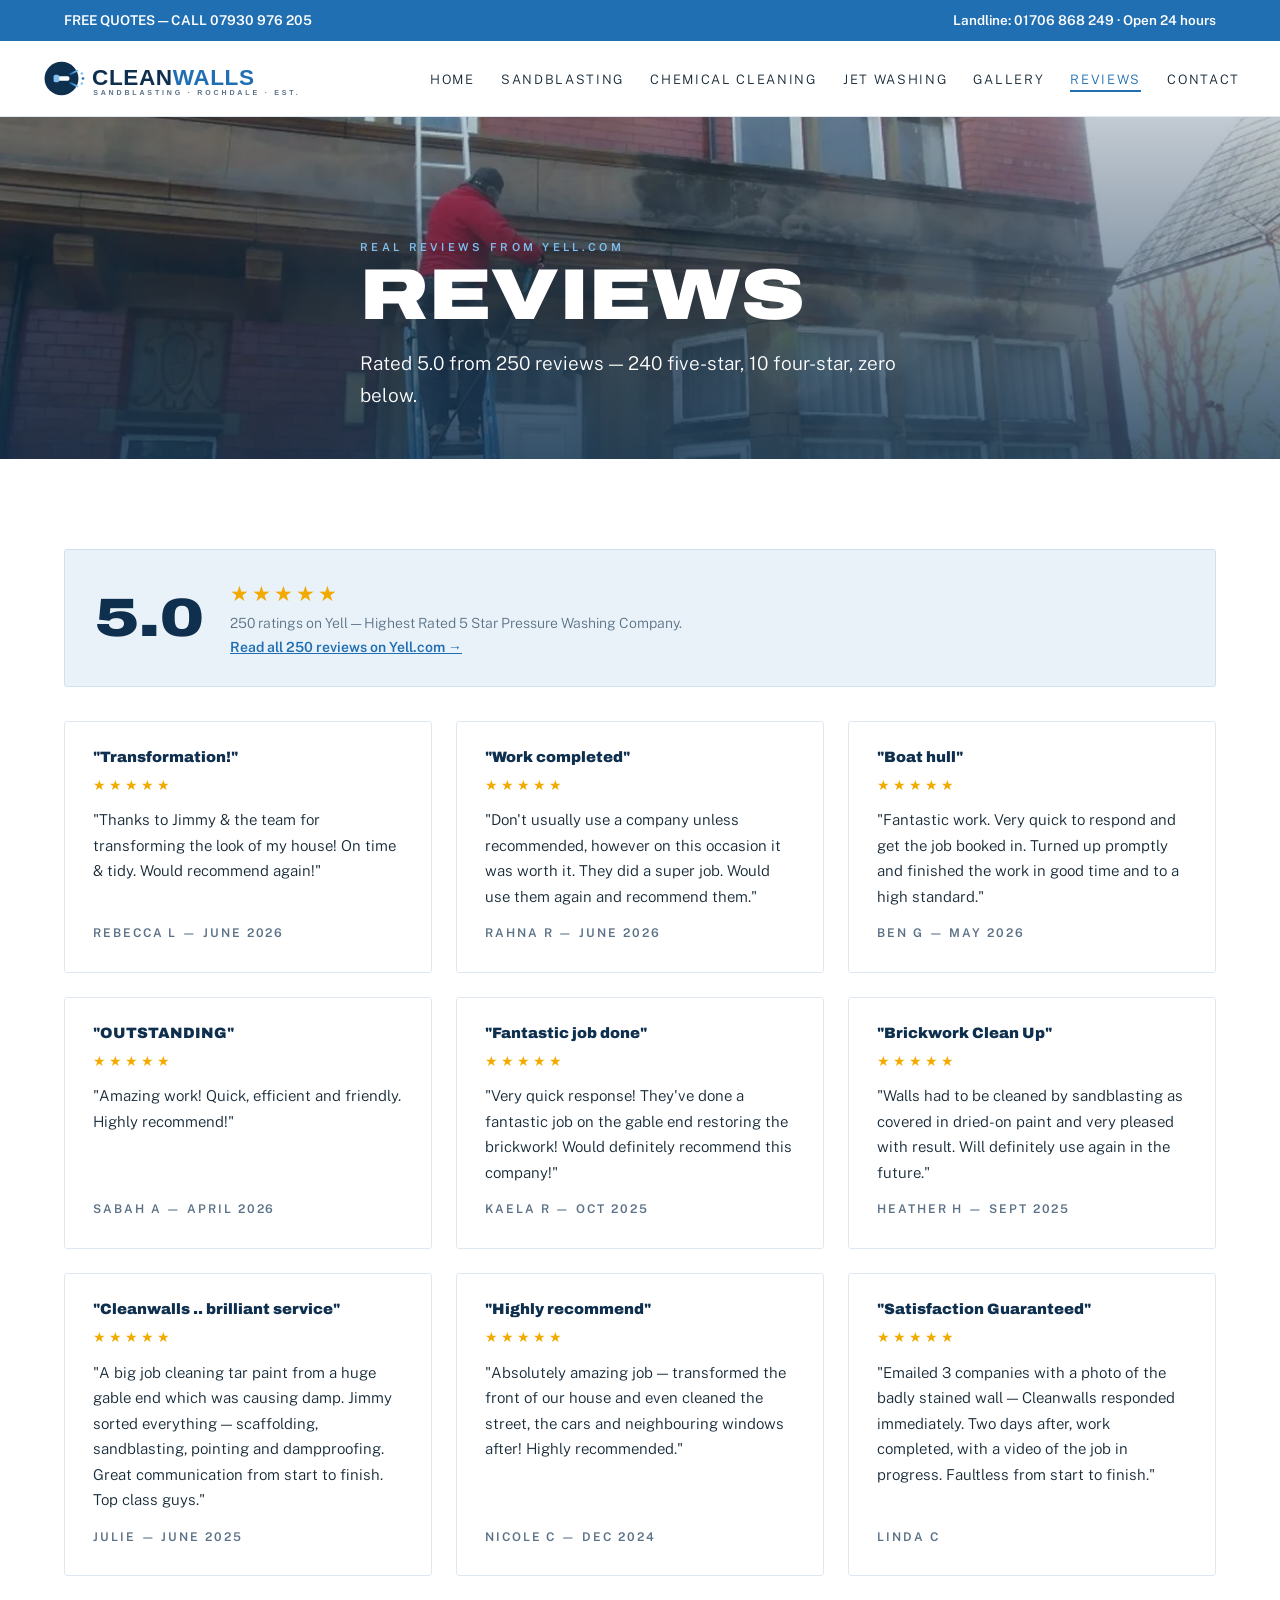
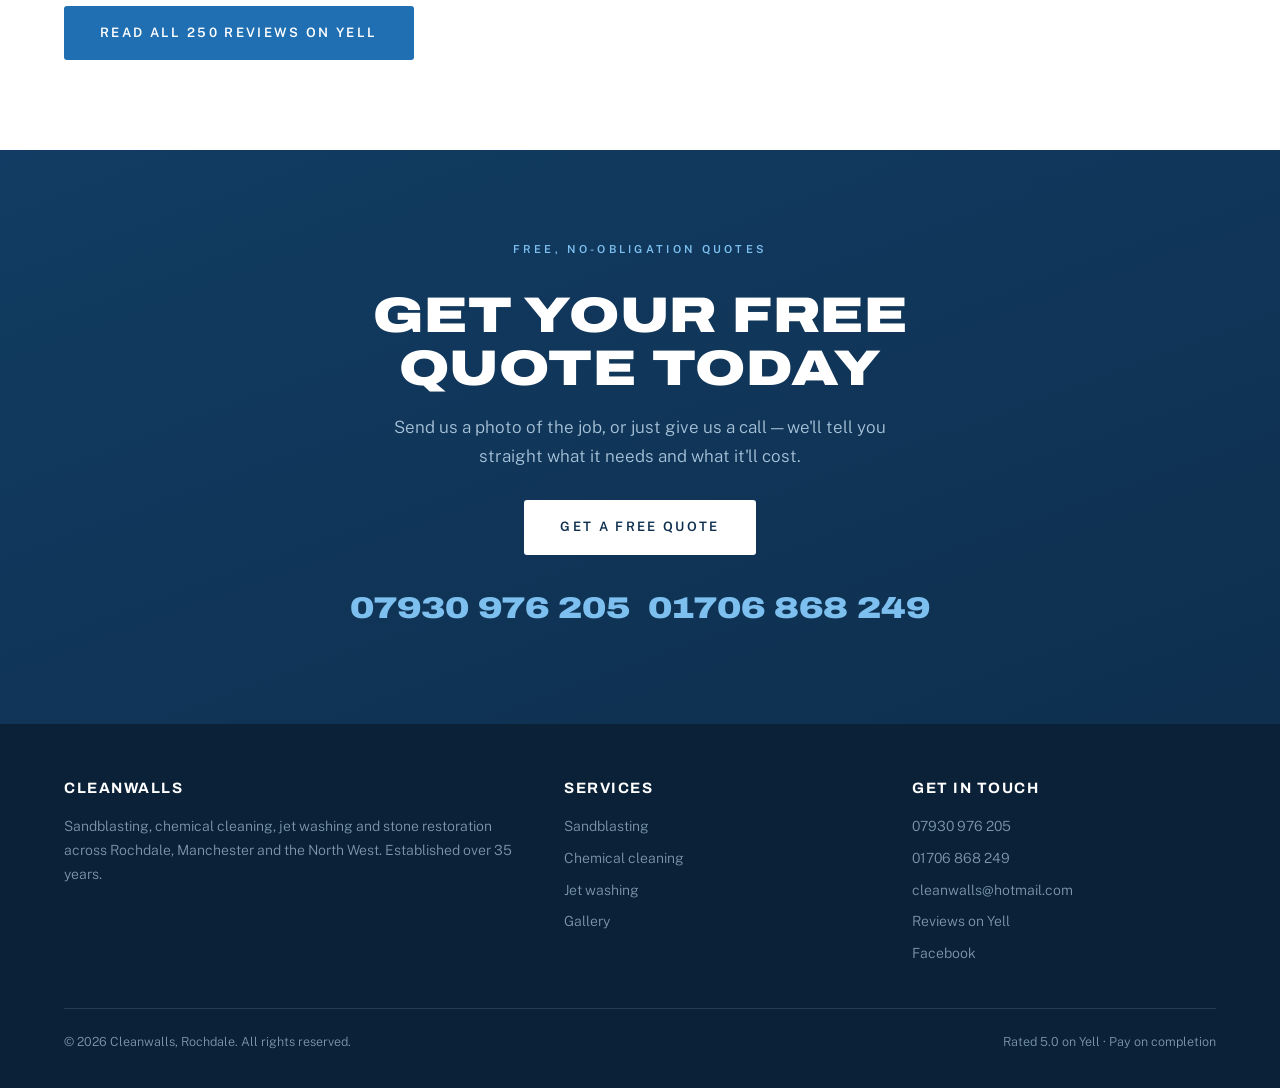
<file: reviews.html>
<!DOCTYPE html>
<html lang="en-GB">
<head>
<meta charset="UTF-8">
<meta name="viewport" content="width=device-width, initial-scale=1">
<title>Reviews — Rated 5.0 from 250 Yell Reviews | Cleanwalls Rochdale</title>
<meta name="description" content="Cleanwalls is rated 5.0 from 250 reviews on Yell. Read what customers across the North West say about our sandblasting, chemical cleaning and jet washing.">
<link rel="preconnect" href="https://fonts.googleapis.com">
<link rel="preconnect" href="https://fonts.gstatic.com" crossorigin>
<link href="https://fonts.googleapis.com/css2?family=Archivo:wdth,wght@125,700;125,900&family=Public+Sans:wght@300;400;500;600&display=swap" rel="stylesheet">
<link rel="stylesheet" href="style.css">
</head>
<body>
<div class="strip">
  <div class="wrap">
    <span>FREE QUOTES — CALL <a href="tel:07930976205">07930 976 205</a></span>
    <span>Landline: <a href="tel:01706868249">01706 868 249</a> · Open 24 hours</span>
  </div>
</div>

<header>
  <div class="wrap nav">
    <a class="logo" href="index.html"><img src="logo.svg" alt="Cleanwalls — Sandblasting, Rochdale"></a>
    <nav aria-label="Main">
      <ul>
        <li><a href="index.html">Home</a></li>
        <li><a href="sandblasting.html">Sandblasting</a></li>
        <li><a href="chemical-cleaning.html">Chemical Cleaning</a></li>
        <li><a href="jet-washing.html">Jet Washing</a></li>
        <li><a href="gallery.html">Gallery</a></li>
        <li><a class="on" href="reviews.html">Reviews</a></li>
        <li><a href="contact.html">Contact</a></li>
      </ul>
    </nav>
  </div>
</header>
<main>
<div class="phero" style="min-height:38vh">
    <img class="bg" src="images/pressure.webp" alt="Cleanwalls at work">
    <div class="wrap">
      <p class="label" style="color:#7dc0f0">Real reviews from Yell.com</p>
      <h1>Reviews</h1>
      <p class="sub">Rated 5.0 from 250 reviews — 240 five-star, 10 four-star, zero below.</p>
    </div>
  </div>

  <section>
    <div class="wrap">
      <div class="yell-summary">
        <div class="yell-score">5.0</div>
        <div>
          <div class="yell-stars">★★★★★</div>
          <div class="yell-meta">250 ratings on Yell — Highest Rated 5 Star Pressure Washing Company.<br><a href="https://www.yell.com/biz/cleanwalls-rochdale-3277706/" target="_blank" rel="noopener">Read all 250 reviews on Yell.com →</a></div>
        </div>
      </div>
      <div class="grid3">
        <div class="rev"><h3>"Transformation!"</h3><div class="stars">★★★★★</div><p>"Thanks to Jimmy &amp; the team for transforming the look of my house! On time &amp; tidy. Would recommend again!"</p><cite>Rebecca L — June 2026</cite></div>
        <div class="rev"><h3>"Work completed"</h3><div class="stars">★★★★★</div><p>"Don't usually use a company unless recommended, however on this occasion it was worth it. They did a super job. Would use them again and recommend them."</p><cite>Rahna R — June 2026</cite></div>
        <div class="rev"><h3>"Boat hull"</h3><div class="stars">★★★★★</div><p>"Fantastic work. Very quick to respond and get the job booked in. Turned up promptly and finished the work in good time and to a high standard."</p><cite>Ben G — May 2026</cite></div>
        <div class="rev"><h3>"OUTSTANDING"</h3><div class="stars">★★★★★</div><p>"Amazing work! Quick, efficient and friendly. Highly recommend!"</p><cite>Sabah A — April 2026</cite></div>
        <div class="rev"><h3>"Fantastic job done"</h3><div class="stars">★★★★★</div><p>"Very quick response! They've done a fantastic job on the gable end restoring the brickwork! Would definitely recommend this company!"</p><cite>Kaela R — Oct 2025</cite></div>
        <div class="rev"><h3>"Brickwork Clean Up"</h3><div class="stars">★★★★★</div><p>"Walls had to be cleaned by sandblasting as covered in dried-on paint and very pleased with result. Will definitely use again in the future."</p><cite>Heather H — Sept 2025</cite></div>
        <div class="rev"><h3>"Cleanwalls .. brilliant service"</h3><div class="stars">★★★★★</div><p>"A big job cleaning tar paint from a huge gable end which was causing damp. Jimmy sorted everything — scaffolding, sandblasting, pointing and dampproofing. Great communication from start to finish. Top class guys."</p><cite>Julie — June 2025</cite></div>
        <div class="rev"><h3>"Highly recommend"</h3><div class="stars">★★★★★</div><p>"Absolutely amazing job — transformed the front of our house and even cleaned the street, the cars and neighbouring windows after! Highly recommended."</p><cite>Nicole C — Dec 2024</cite></div>
        <div class="rev"><h3>"Satisfaction Guaranteed"</h3><div class="stars">★★★★★</div><p>"Emailed 3 companies with a photo of the badly stained wall — Cleanwalls responded immediately. Two days after, work completed, with a video of the job in progress. Faultless from start to finish."</p><cite>Linda C</cite></div>
      </div>
      <p style="margin-top:30px"><a class="btn btn-blue" href="https://www.yell.com/biz/cleanwalls-rochdale-3277706/" target="_blank" rel="noopener">Read all 250 reviews on Yell</a></p>
    </div>
  </section>

  <section class="cta">
    <div class="wrap">
      <p class="label" style="color:#7dc0f0">Free, no-obligation quotes</p>
      <h2>Get your free quote today</h2>
      <p>Send us a photo of the job, or just give us a call — we'll tell you straight what it needs and what it'll cost.</p>
      <a class="btn btn-white" href="contact.html">Get a free quote</a>
      <div class="phones">
        <a href="tel:07930976205">07930 976 205</a>
        <a href="tel:01706868249">01706 868 249</a>
      </div>
    </div>
  </section>
</main>
<footer>
  <div class="wrap">
    <div class="foot-grid">
      <div><h4>Cleanwalls</h4><p>Sandblasting, chemical cleaning, jet washing and stone restoration across Rochdale, Manchester and the North West. Established over 35 years.</p></div>
      <div><h4>Services</h4><ul>
        <li><a href="sandblasting.html">Sandblasting</a></li>
        <li><a href="chemical-cleaning.html">Chemical cleaning</a></li>
        <li><a href="jet-washing.html">Jet washing</a></li>
        <li><a href="gallery.html">Gallery</a></li>
      </ul></div>
      <div><h4>Get in touch</h4><ul>
        <li><a href="tel:07930976205">07930 976 205</a></li>
        <li><a href="tel:01706868249">01706 868 249</a></li>
        <li><a href="mailto:cleanwalls@hotmail.com">cleanwalls@hotmail.com</a></li>
        <li><a href="https://www.yell.com/biz/cleanwalls-rochdale-3277706/" target="_blank" rel="noopener">Reviews on Yell</a></li>
        <li><a href="https://www.facebook.com/cleanwallsuk/" target="_blank" rel="noopener">Facebook</a></li>
      </ul></div>
    </div>
    <div class="foot-bottom">
      <span>© 2026 Cleanwalls, Rochdale. All rights reserved.</span>
      <span>Rated 5.0 on Yell · Pay on completion</span>
    </div>
  </div>
</footer>
</body>
</html>
</file>
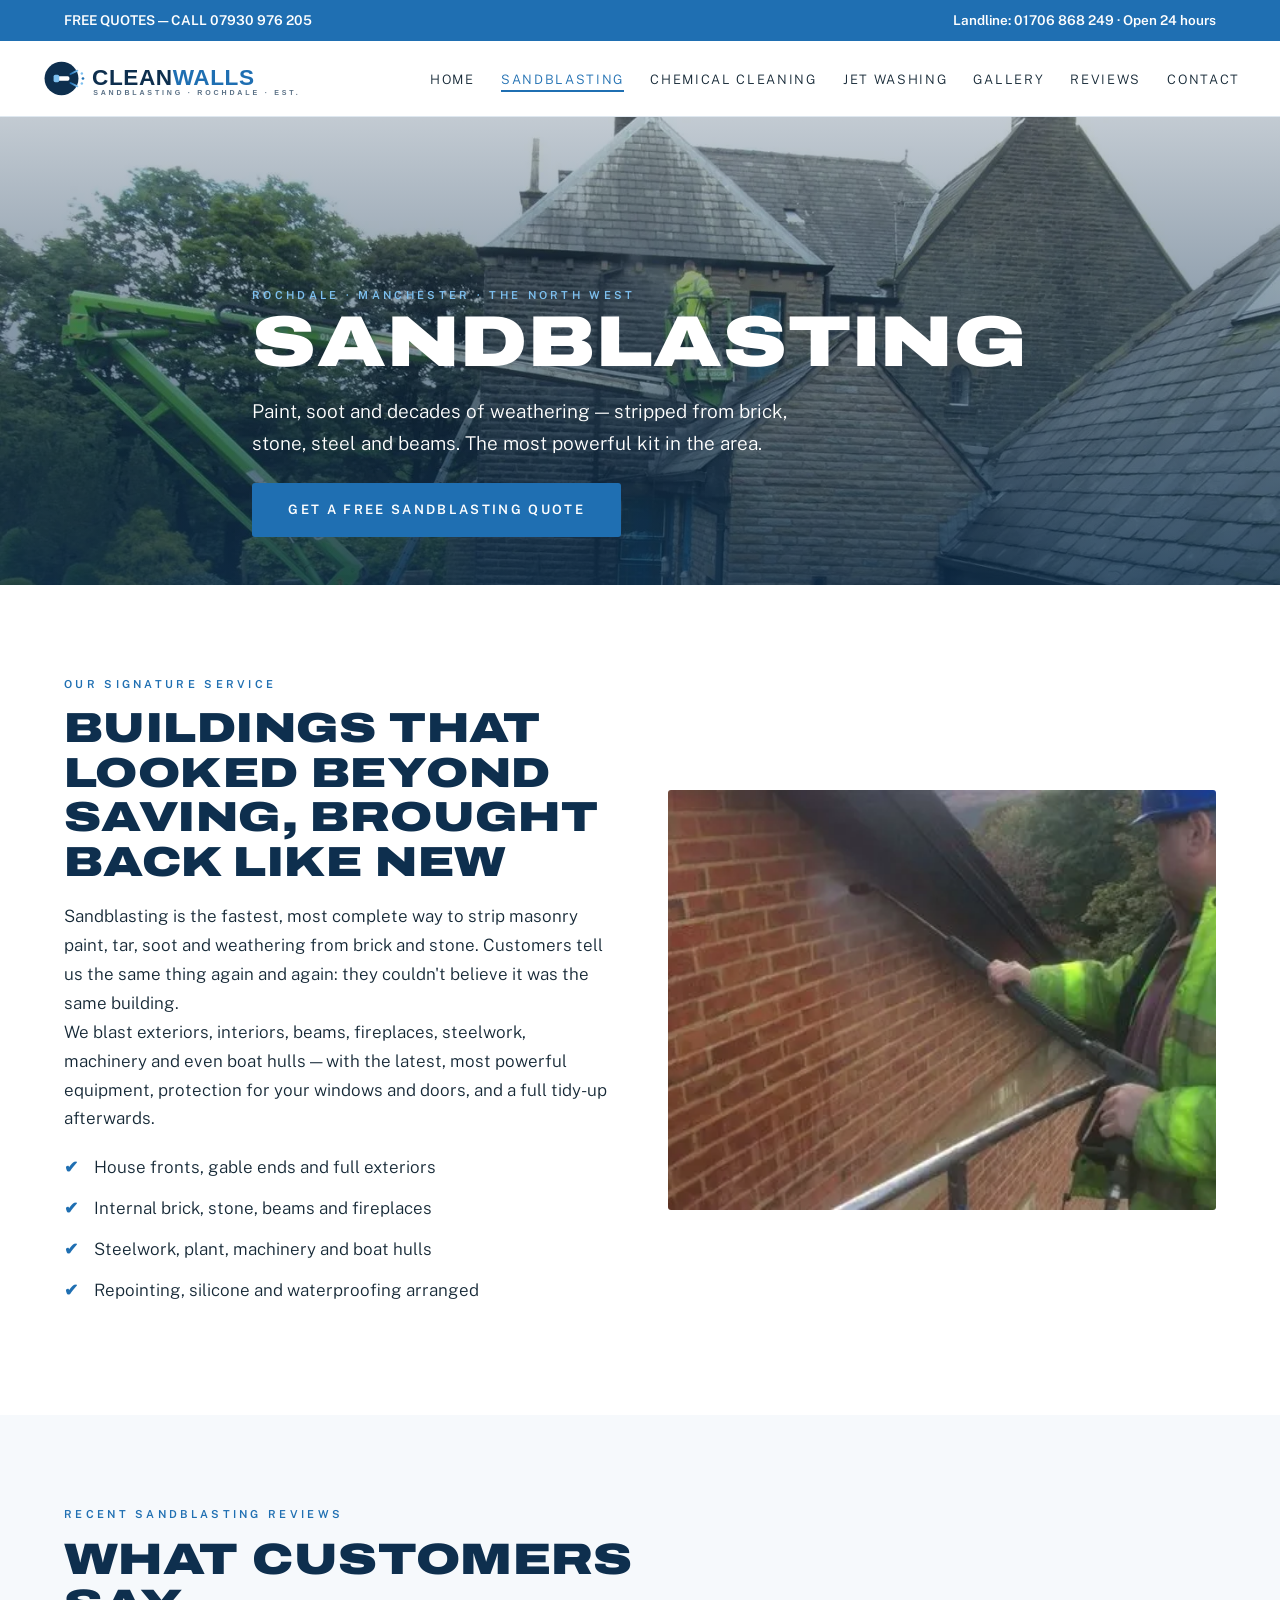
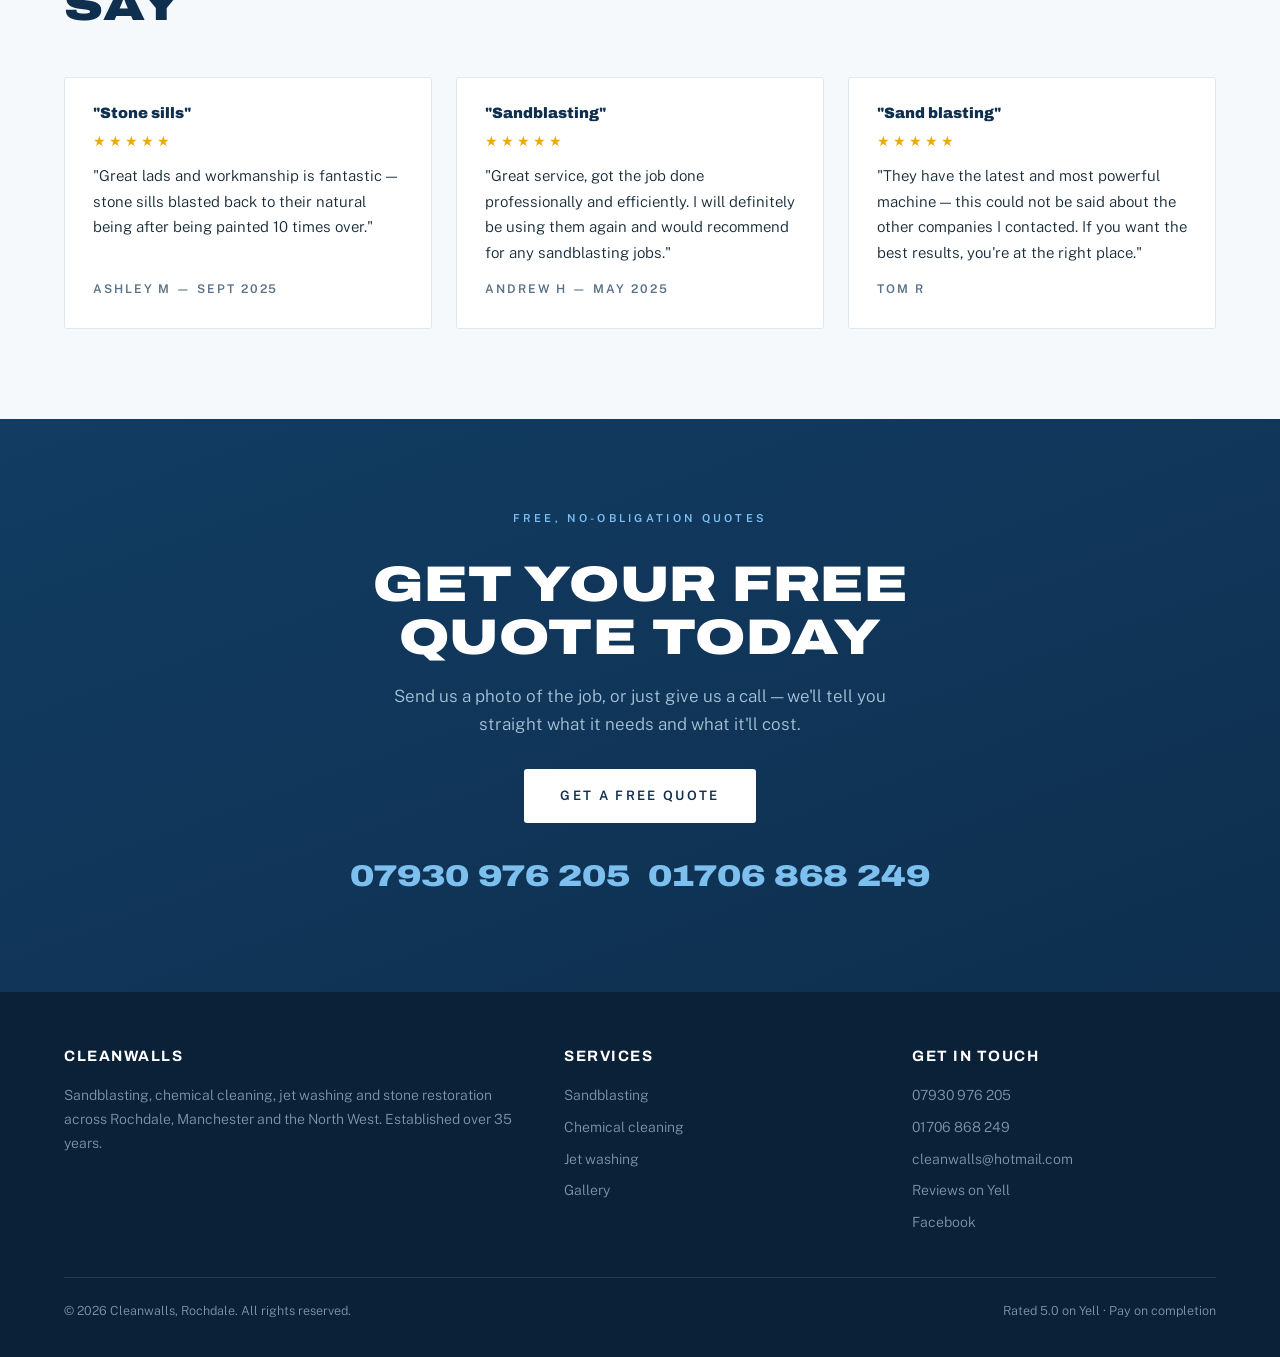
<file: sandblasting.html>
<!DOCTYPE html>
<html lang="en-GB">
<head>
<meta charset="UTF-8">
<meta name="viewport" content="width=device-width, initial-scale=1">
<title>Sandblasting Rochdale & Manchester | Cleanwalls — Rated 5.0</title>
<meta name="description" content="Professional sandblasting in Rochdale, Manchester and the North West. Paint, soot and weathering stripped from brick, stone, steel and beams. Free quotes, pay on completion.">
<link rel="preconnect" href="https://fonts.googleapis.com">
<link rel="preconnect" href="https://fonts.gstatic.com" crossorigin>
<link href="https://fonts.googleapis.com/css2?family=Archivo:wdth,wght@125,700;125,900&family=Public+Sans:wght@300;400;500;600&display=swap" rel="stylesheet">
<link rel="stylesheet" href="style.css">
</head>
<body>
<div class="strip">
  <div class="wrap">
    <span>FREE QUOTES — CALL <a href="tel:07930976205">07930 976 205</a></span>
    <span>Landline: <a href="tel:01706868249">01706 868 249</a> · Open 24 hours</span>
  </div>
</div>

<header>
  <div class="wrap nav">
    <a class="logo" href="index.html"><img src="logo.svg" alt="Cleanwalls — Sandblasting, Rochdale"></a>
    <nav aria-label="Main">
      <ul>
        <li><a href="index.html">Home</a></li>
        <li><a class="on" href="sandblasting.html">Sandblasting</a></li>
        <li><a href="chemical-cleaning.html">Chemical Cleaning</a></li>
        <li><a href="jet-washing.html">Jet Washing</a></li>
        <li><a href="gallery.html">Gallery</a></li>
        <li><a href="reviews.html">Reviews</a></li>
        <li><a href="contact.html">Contact</a></li>
      </ul>
    </nav>
  </div>
</header>
<main>
<div class="phero">
    <img class="bg" src="images/sandblasting-hero.webp" alt="Cleanwalls sandblasting a large stone property from an access platform">
    <div class="wrap">
      <p class="label" style="color:#7dc0f0">Rochdale · Manchester · The North West</p>
      <h1>Sandblasting</h1>
      <p class="sub">Paint, soot and decades of weathering — stripped from brick, stone, steel and beams. The most powerful kit in the area.</p>
      <a class="btn btn-blue" href="contact.html">Get a free sandblasting quote</a>
    </div>
  </div>

  <section>
    <div class="wrap split">
      <div>
        <p class="label">Our signature service</p>
        <h2 style="font-size:clamp(26px,3.6vw,42px);margin:12px 0 18px">Buildings that looked beyond saving, brought back like new</h2>
        <p>Sandblasting is the fastest, most complete way to strip masonry paint, tar, soot and weathering from brick and stone. Customers tell us the same thing again and again: they couldn't believe it was the same building.</p>
        <p>We blast exteriors, interiors, beams, fireplaces, steelwork, machinery and even boat hulls — with the latest, most powerful equipment, protection for your windows and doors, and a full tidy-up afterwards.</p>
        <ul class="checklist">
          <li>House fronts, gable ends and full exteriors</li>
          <li>Internal brick, stone, beams and fireplaces</li>
          <li>Steelwork, plant, machinery and boat hulls</li>
          <li>Repointing, silicone and waterproofing arranged</li>
        </ul>
      </div>
      <img src="images/jetwash.webp" alt="Cleanwalls operative blast cleaning brickwork at height">
    </div>
  </section>

  <section class="bg-off">
    <div class="wrap">
      <div class="section-head"><p class="label">Recent sandblasting reviews</p><h2>What customers say</h2></div>
      <div class="grid3">
        <div class="rev"><h3>"Stone sills"</h3><div class="stars">★★★★★</div><p>"Great lads and workmanship is fantastic — stone sills blasted back to their natural being after being painted 10 times over."</p><cite>Ashley M — Sept 2025</cite></div>
        <div class="rev"><h3>"Sandblasting"</h3><div class="stars">★★★★★</div><p>"Great service, got the job done professionally and efficiently. I will definitely be using them again and would recommend for any sandblasting jobs."</p><cite>Andrew H — May 2025</cite></div>
        <div class="rev"><h3>"Sand blasting"</h3><div class="stars">★★★★★</div><p>"They have the latest and most powerful machine — this could not be said about the other companies I contacted. If you want the best results, you're at the right place."</p><cite>Tom R</cite></div>
      </div>
    </div>
  </section>

  <section class="cta">
    <div class="wrap">
      <p class="label" style="color:#7dc0f0">Free, no-obligation quotes</p>
      <h2>Get your free quote today</h2>
      <p>Send us a photo of the job, or just give us a call — we'll tell you straight what it needs and what it'll cost.</p>
      <a class="btn btn-white" href="contact.html">Get a free quote</a>
      <div class="phones">
        <a href="tel:07930976205">07930 976 205</a>
        <a href="tel:01706868249">01706 868 249</a>
      </div>
    </div>
  </section>
</main>
<footer>
  <div class="wrap">
    <div class="foot-grid">
      <div><h4>Cleanwalls</h4><p>Sandblasting, chemical cleaning, jet washing and stone restoration across Rochdale, Manchester and the North West. Established over 35 years.</p></div>
      <div><h4>Services</h4><ul>
        <li><a href="sandblasting.html">Sandblasting</a></li>
        <li><a href="chemical-cleaning.html">Chemical cleaning</a></li>
        <li><a href="jet-washing.html">Jet washing</a></li>
        <li><a href="gallery.html">Gallery</a></li>
      </ul></div>
      <div><h4>Get in touch</h4><ul>
        <li><a href="tel:07930976205">07930 976 205</a></li>
        <li><a href="tel:01706868249">01706 868 249</a></li>
        <li><a href="mailto:cleanwalls@hotmail.com">cleanwalls@hotmail.com</a></li>
        <li><a href="https://www.yell.com/biz/cleanwalls-rochdale-3277706/" target="_blank" rel="noopener">Reviews on Yell</a></li>
        <li><a href="https://www.facebook.com/cleanwallsuk/" target="_blank" rel="noopener">Facebook</a></li>
      </ul></div>
    </div>
    <div class="foot-bottom">
      <span>© 2026 Cleanwalls, Rochdale. All rights reserved.</span>
      <span>Rated 5.0 on Yell · Pay on completion</span>
    </div>
  </div>
</footer>
</body>
</html>
</file>
<file: style.css>
:root{
  --navy:#0e2f4e; --navy-2:#123c63; --blue:#1f6fb2; --sky:#e9f2f9;
  --white:#fff; --off:#f6f9fc; --ink:#152836; --mid:#5b7186; --grime:#23211d;
  --maxw:1200px;
}
*{margin:0;padding:0;box-sizing:border-box}
html{scroll-behavior:smooth}
body{font-family:'Public Sans',sans-serif;font-weight:300;color:var(--ink);background:var(--white);font-size:17px;line-height:1.7}
h1,h2,h3{font-family:'Archivo',sans-serif;font-weight:900;font-stretch:125%;line-height:1.06;text-transform:uppercase;letter-spacing:.01em;color:var(--navy)}
a{color:inherit}
img{max-width:100%;display:block}
.wrap{max-width:var(--maxw);margin:0 auto;padding:0 24px}
.label{font-size:11px;letter-spacing:.3em;text-transform:uppercase;font-weight:600;color:var(--blue)}
.btn{display:inline-block;padding:16px 36px;font-size:13px;letter-spacing:.18em;text-transform:uppercase;font-weight:600;text-decoration:none;transition:.25s;border-radius:3px}
.btn-blue{background:var(--blue);color:var(--white)}
.btn-blue:hover{background:#2a82cb}
.btn-white{background:var(--white);color:var(--navy)}
.btn-white:hover{background:var(--sky)}
.btn-outline{border:2px solid var(--navy);color:var(--navy)}
.btn-outline:hover{background:var(--navy);color:var(--white)}
.btn:focus-visible,a:focus-visible{outline:3px solid var(--blue);outline-offset:3px}

/* top strip + header */
.strip{background:var(--blue);color:var(--white);font-size:13.5px;font-weight:600;padding:9px 0}
.strip .wrap{display:flex;justify-content:space-between;gap:14px;flex-wrap:wrap}
.strip a{text-decoration:none}
header{position:sticky;top:0;z-index:50;background:rgba(255,255,255,.97);border-bottom:1px solid #dfe8f0;backdrop-filter:blur(8px)}
.nav{display:flex;align-items:center;justify-content:space-between;padding:14px 0;gap:18px}
.nav .logo{display:block;flex:0 0 auto}
.nav .logo img{width:260px;height:auto;max-width:none}
nav ul{display:flex;gap:26px;list-style:none;flex-wrap:wrap}
nav a{text-decoration:none;font-size:13px;letter-spacing:.13em;text-transform:uppercase;color:var(--ink)}
nav a:hover,nav a.on{color:var(--blue)}
nav a.on{border-bottom:2px solid var(--blue);padding-bottom:3px}

/* page hero */
.phero{position:relative;min-height:52vh;display:flex;align-items:flex-end;color:var(--white);overflow:hidden}
.phero img.bg{position:absolute;inset:0;width:100%;height:100%;object-fit:cover}
.phero::after{content:"";position:absolute;inset:0;background:linear-gradient(180deg,rgba(14,47,78,.25),rgba(14,47,78,.78))}
.phero .wrap{position:relative;z-index:2;padding-bottom:48px;padding-top:120px}
.phero h1{color:var(--white);font-size:clamp(36px,6vw,72px)}
.phero p.sub{max-width:560px;margin-top:14px;font-size:clamp(15px,1.8vw,19px)}
.phero .btn{margin-top:24px}

section{padding:90px 0}
.section-head{max-width:680px;margin-bottom:48px}
.section-head h2{font-size:clamp(26px,3.8vw,44px);margin:12px 0 16px}

/* trust bar */
.trust{background:var(--navy);color:var(--white);padding:30px 0}
.trust .wrap{display:flex;justify-content:space-between;align-items:center;gap:22px;flex-wrap:wrap}
.trust span{font-family:'Archivo',sans-serif;font-weight:700;font-stretch:125%;text-transform:uppercase;font-size:14px;letter-spacing:.06em;opacity:.92}
.trust b{color:#7dc0f0}

/* cards */
.grid3{display:grid;grid-template-columns:repeat(3,1fr);gap:24px}
.card{background:var(--white);border:1px solid #dfe8f0;border-top:4px solid var(--navy);padding:32px 28px;transition:.25s;border-radius:3px;text-decoration:none;display:block}
.card:hover{border-top-color:var(--blue);transform:translateY(-4px);box-shadow:0 12px 28px rgba(14,47,78,.12)}
.card h3{font-size:17px;margin-bottom:10px}
.card p{font-size:15px;color:var(--mid)}
.card .go{display:inline-block;margin-top:14px;font-size:12px;letter-spacing:.18em;text-transform:uppercase;font-weight:600;color:var(--blue)}

/* gallery */
.gal{display:grid;grid-template-columns:repeat(3,1fr);gap:14px}
.gal figure{position:relative;overflow:hidden;border-radius:3px;background:var(--sky)}
.gal img{width:100%;height:280px;object-fit:cover;transition:transform .4s}
.gal figure:hover img{transform:scale(1.05)}
.gal figcaption{position:absolute;left:0;right:0;bottom:0;background:linear-gradient(transparent,rgba(14,47,78,.85));color:#fff;font-size:13px;letter-spacing:.08em;padding:26px 16px 12px}

/* reviews */
.yell-summary{display:flex;align-items:center;gap:26px;flex-wrap:wrap;background:var(--sky);border:1px solid #cfe1f0;border-radius:3px;padding:26px 30px;margin-bottom:34px}
.yell-score{font-family:'Archivo',sans-serif;font-weight:900;font-stretch:125%;font-size:54px;color:var(--navy);line-height:1}
.yell-stars{color:#f2a900;font-size:21px;letter-spacing:3px}
.yell-meta{font-size:14px;color:var(--mid)}
.yell-meta a{color:var(--blue);font-weight:600}
.rev{background:var(--white);border:1px solid #dfe8f0;padding:28px;border-radius:3px;display:flex;flex-direction:column}
.rev h3{font-size:15px;margin-bottom:8px;text-transform:none;letter-spacing:0;font-stretch:100%}
.rev .stars{color:#f2a900;letter-spacing:3px;margin-bottom:10px;font-size:14px}
.rev p{font-size:15px;margin-bottom:14px;flex:1}
.rev cite{font-style:normal;font-size:12px;letter-spacing:.16em;text-transform:uppercase;color:var(--mid);font-weight:600}

/* split feature */
.split{display:grid;grid-template-columns:1fr 1fr;gap:56px;align-items:center}
.split img{border-radius:3px;width:100%;height:420px;object-fit:cover}

/* CTA band */
.cta{background:linear-gradient(160deg,#123c63,#0e2f4e);color:var(--white);text-align:center}
.cta h2{color:var(--white);font-size:clamp(28px,4.4vw,50px);max-width:760px;margin:12px auto 18px}
.cta p{max-width:520px;margin:0 auto 30px;color:#a9c4da}
.phones{display:flex;gap:18px;justify-content:center;flex-wrap:wrap;margin-top:28px}
.phones a{font-family:'Archivo',sans-serif;font-weight:900;font-stretch:125%;font-size:clamp(20px,3vw,30px);color:#7dc0f0;text-decoration:none}
.cta .email{display:block;margin-top:16px;color:#a9c4da;text-decoration:none;letter-spacing:.06em}
.cta .email:hover{color:#7dc0f0}
.badges{display:flex;gap:12px;justify-content:center;flex-wrap:wrap;margin-top:30px}
.badge{border:1px solid rgba(255,255,255,.3);border-radius:999px;padding:8px 20px;font-size:12px;letter-spacing:.16em;text-transform:uppercase;font-weight:600;color:#cfe3f2}

footer{background:#0a2138;color:#7e97ab;padding:52px 0 36px;font-size:14px}
.foot-grid{display:grid;grid-template-columns:1.5fr 1fr 1fr;gap:44px;margin-bottom:34px}
footer h4{font-family:'Archivo',sans-serif;font-weight:700;color:#fff;font-size:15px;letter-spacing:.1em;text-transform:uppercase;margin-bottom:14px}
footer ul{list-style:none}
footer li{margin-bottom:8px}
footer a{text-decoration:none}
footer a:hover{color:#7dc0f0}
.foot-bottom{border-top:1px solid rgba(255,255,255,.12);padding-top:22px;font-size:12.5px;display:flex;justify-content:space-between;flex-wrap:wrap;gap:10px}

.bg-off{background:var(--off)}
.checklist{list-style:none;margin:20px 0}
.checklist li{padding-left:30px;position:relative;margin-bottom:12px}
.checklist li::before{content:"✔";position:absolute;left:0;color:var(--blue);font-weight:700}

@media (max-width:900px){
  .grid3,.gal,.split,.foot-grid{grid-template-columns:1fr}
  .gal{grid-template-columns:1fr 1fr}
  section{padding:64px 0}
  .nav{flex-wrap:wrap;padding:12px 0}
  .nav .logo img{width:230px}
  nav{width:100%;overflow-x:auto;-webkit-overflow-scrolling:touch;padding-bottom:4px}
  nav ul{gap:18px;flex-wrap:nowrap;width:max-content}
  nav a{white-space:nowrap}
}
@media (max-width:560px){
  .gal{grid-template-columns:1fr}
  .wrap{padding:0 18px}
  .strip{font-size:12px}
  .nav .logo img{width:210px}
  .phero{min-height:58vh}
  .phero .wrap{padding-top:90px;padding-bottom:36px}
}
</file>
